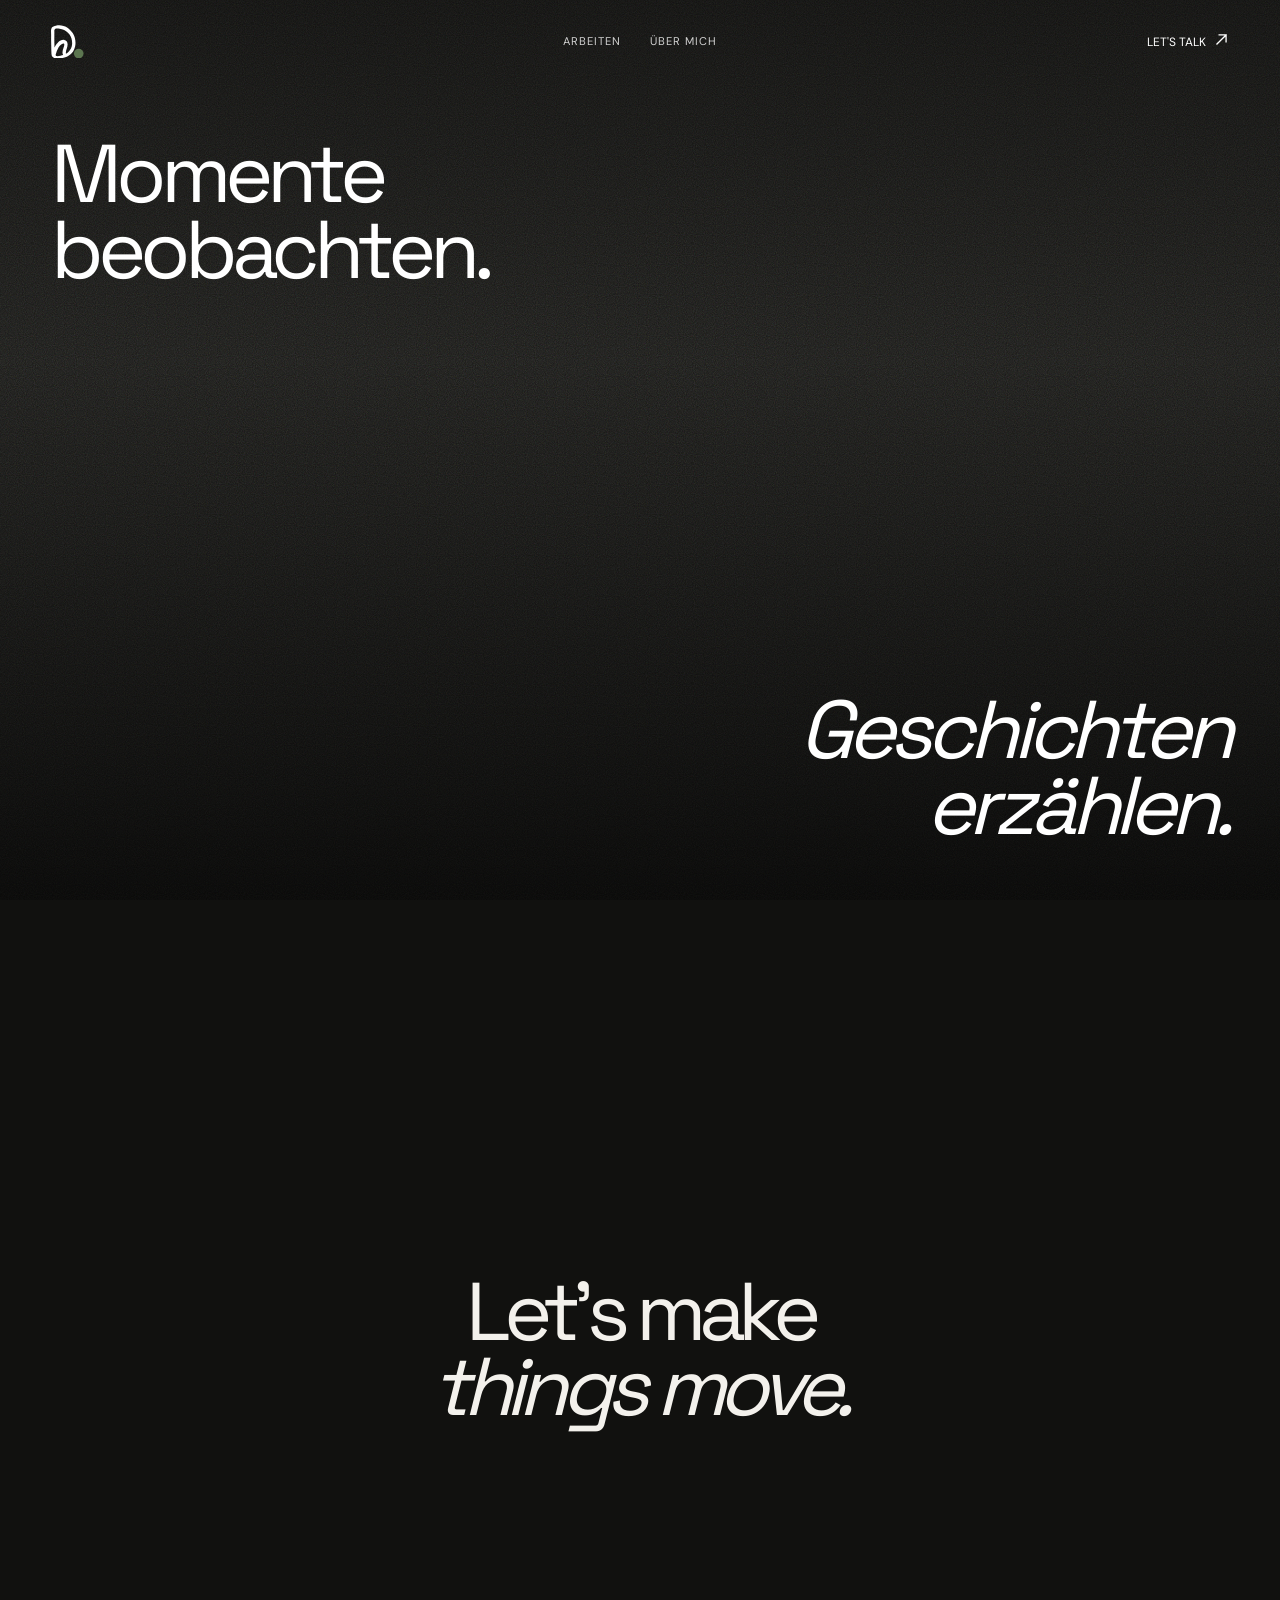
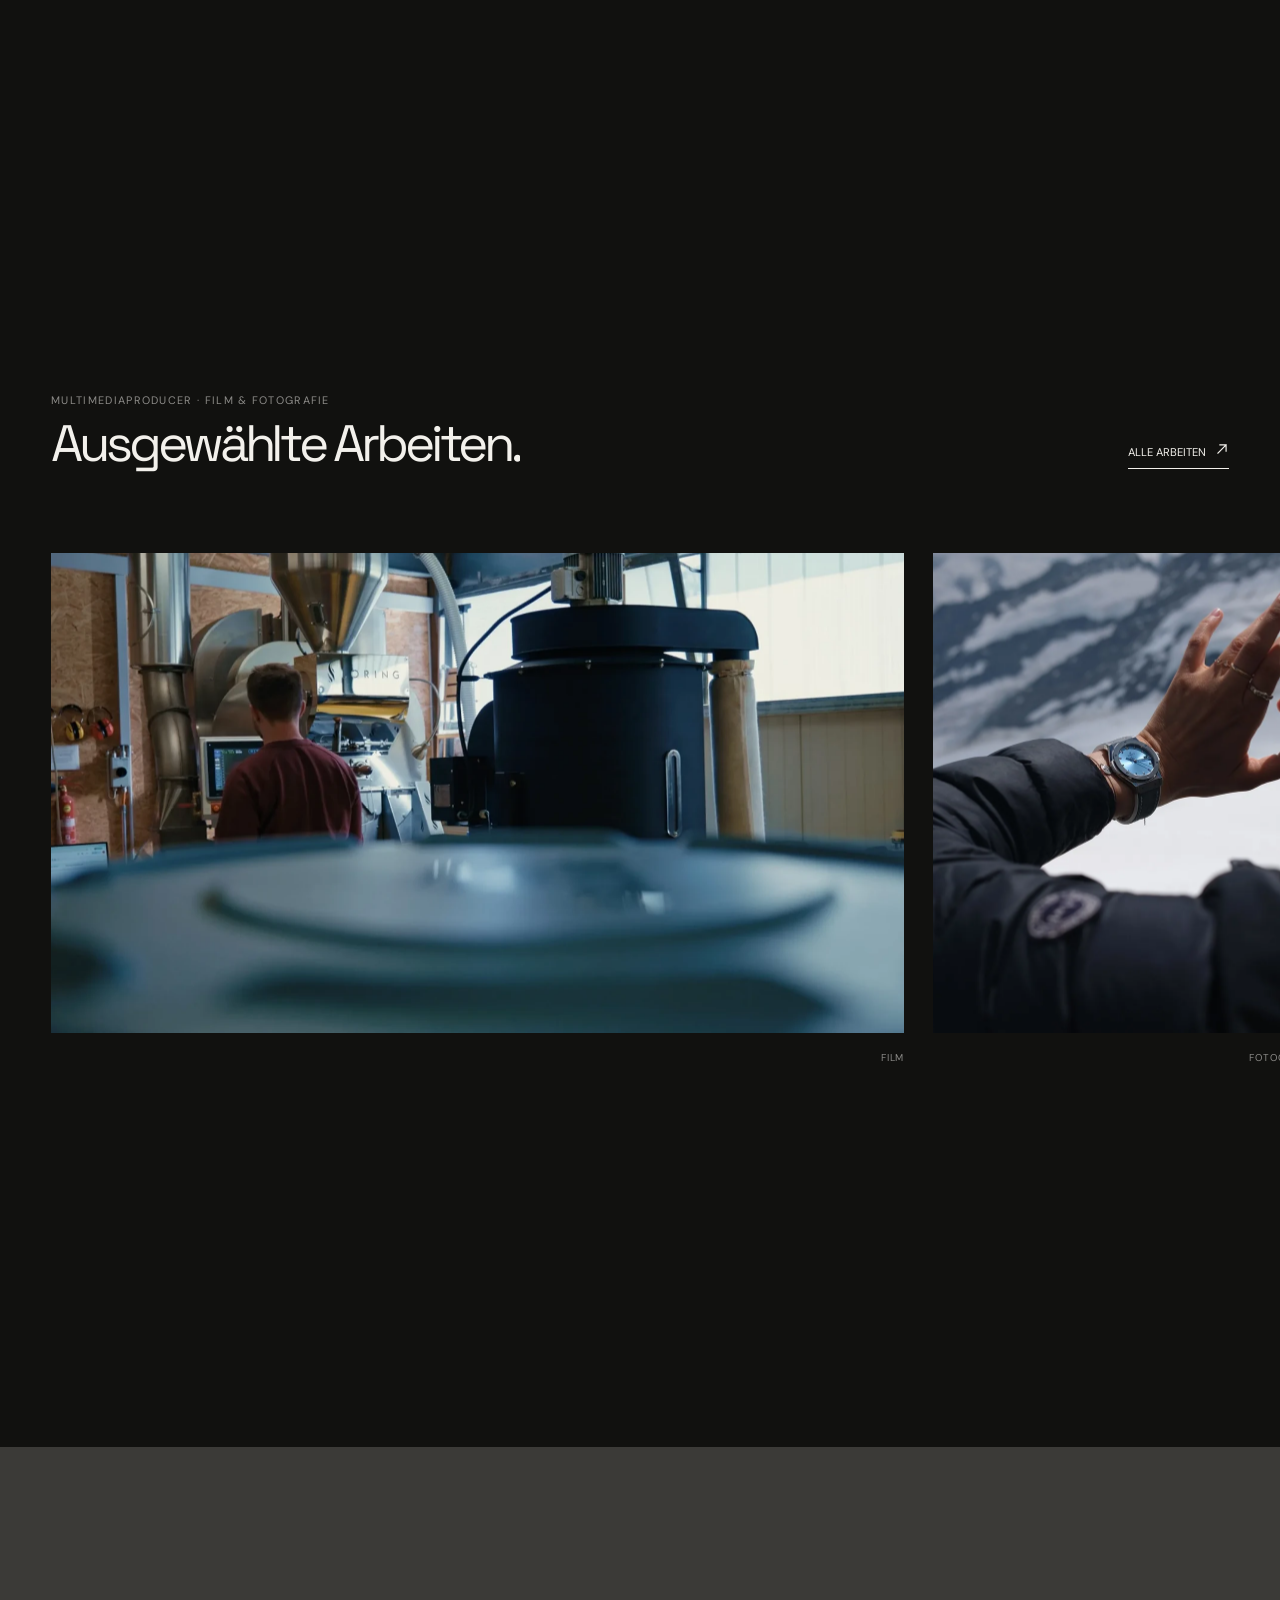
<file: index.html>
<!DOCTYPE html>
<html lang="de">
<head>
  <meta charset="UTF-8">
  <meta name="viewport" content="width=device-width, initial-scale=1.0">
  <meta name="description" content="Denja Amstutz ist Multimediaproducer. Portfolio mit Film, Fotografie und visuellem Erzählen.">
  <title>Denja Amstutz – Multimediaproducer | Film &amp; Fotografie</title>
  <link rel="preconnect" href="https://fonts.googleapis.com">
  <link rel="preconnect" href="https://fonts.gstatic.com" crossorigin>
  <link href="https://fonts.googleapis.com/css2?family=DM+Sans:wght@400;500;700&family=Space+Grotesk:ital,wght@0,400;0,500;0,600;1,400&display=swap" rel="stylesheet">
  <link rel="icon" href="assets/images/favicon.svg" type="image/svg+xml">
  <link rel="stylesheet" href="css/style.css">
  <script src="js/main.js" defer></script>
</head>
<body class="home-page" id="top">
  <!-- Site header: Logo, Hauptnav, Kontakt -->
  <header class="site-header site-header--overlay">
    <a class="wordmark" href="./" aria-label="Startseite"><svg class="wordmark__logo" viewBox="0 0 869.09 889.33" fill="none" aria-hidden="true" width="32" height="33"><path fill="currentColor" fill-rule="evenodd" d="M106.39,885.95c-60.93-21.79-87.94-51.83-93.45-115.5-5.7-61.97-3.38-124.25-5.73-185.65-2.22-58.83-1.58-123.36-3.9-181.35-1.78-50.77.99-100.91,0-152.47.25-67.28-18.04-154.12,35.63-199.95C89.04,12.24,160.2.9,222.88.5c147.4,1.63,283.98,92.95,360.9,215.67,80.02,132.18,95.51,310.2,27.35,450.16-91.32,186.52-291.08,234.69-504.3,219.77L106.39,885.95Z M442.95,505.19c-2.18-58.5-37.06-101.72-86.85-110.17-61.57-10.45-122.4,23.99-169.51,69.21-38.15,36.59-70.47,79.83-94.31,130.06l-2.37-119.39c-2.5-106.21-.3-186.81-.52-289.52l-.2-51.04c16.01-70.29,130.35-42.87,204.3-22.14,78.74,22.04,149.06,71.78,201.17,140.78,49.78,65.95,71.15,149.26,69.47,234.69-2.39,122.58-69.2,217.6-164.1,275.37C380.83,679.23,446.8,608.67,442.95,505.19Z M329.91,614.32c-18.88,57.92-37.48,129.81-6.32,183.45-60.31,19.2-209.2,60.91-199.22-7.46,16.83-68.83,41.44-132.08,76.05-190.91,23.82-40.52,53.05-75.21,92.65-95.32,16.95-8.62,37.36-16.08,55-8.13C367.14,504.52,341,580.33,329.91,614.32Z"/><circle class="wordmark__dot" cx="740.1" cy="760.34" r="128.5"/></svg></a>
    <nav class="main-nav" aria-label="Hauptnavigation">
      <a class="nav-link" href="arbeiten/">Arbeiten</a>
      <a class="nav-link" href="ueber-mich/">Über mich</a>
    </nav>
    <a class="header-contact" href="kontakt/"><span class="header-contact__label">Let's Talk <span class="icon-arrow" aria-hidden="true"></span></span><span class="header-contact__script" aria-hidden="true"></span></a>
    <button class="menu-toggle" type="button" data-menu-toggle aria-expanded="false" aria-controls="mobile-menu" aria-label="Menü"><span class="menu-toggle__bars" aria-hidden="true"><i></i><i></i><i></i></span></button>
  </header>

  <div class="mobile-menu" id="mobile-menu" data-mobile-menu aria-hidden="true">
    <nav class="mobile-menu__nav" aria-label="Mobile Navigation">
      <a class="mobile-menu__link" href="arbeiten/">Arbeiten</a>
      <a class="mobile-menu__link" href="ueber-mich/">Über mich</a>
      <a class="mobile-menu__link" href="kontakt/">Let's Talk</a>
    </nav>
    <div class="mobile-menu__bar">
      <a class="text-link" href="mailto:hello@denjaamstutz.ch">hello@denjaamstutz.ch</a>
      <a class="text-link" href="https://www.instagram.com/framesbydenja/" target="_blank" rel="noreferrer">Instagram</a>
    </div>
  </div>

  <main>
    <!-- Hero mit Video-Loop -->
    <section class="hero" aria-labelledby="hero-title">
      <div class="hero__stage">
        <video class="hero__video is-active" autoplay muted playsinline preload="auto" data-hero-clip>
          <source src="assets/videos/hero-2.mp4" type="video/mp4">
        </video>
        <video class="hero__video" muted playsinline preload="auto" data-hero-clip aria-hidden="true">
          <source src="assets/videos/hero-golf-loop.mp4" type="video/mp4">
        </video>
        <div class="hero__veil"></div>
        <div class="hero__dim" aria-hidden="true"></div>
      </div>
      <div class="hero__content">
        <h1 id="hero-title" class="split-title"><span>Momente<br>beobachten.</span><em>Geschichten<br>erzählen.</em></h1>
      </div>
    </section>

    <!-- Statement zwischen Hero und Arbeiten -->
    <section class="home-intro section-pad" aria-labelledby="intro-title">
      <p class="statement__title split-title reveal" id="intro-title"><span>Let's make</span><em>things move.</em></p>
    </section>

    <!-- Ausgewählte Arbeiten (Links zu Projekt-Platzhaltern) -->
    <section class="home-works section-pad" aria-labelledby="works-title">
      <div class="section-heading reveal">
        <div>
          <div class="section-label">Multimediaproducer · Film &amp; Fotografie</div>
          <h2 id="works-title">Ausgewählte Arbeiten.</h2>
        </div>
        <a class="text-link" href="arbeiten/">Alle Arbeiten <span class="icon-arrow" aria-hidden="true"></span></a>
      </div>
      <div class="home-works__grid">
        <a class="home-work reveal" href="arbeiten/#simons-kaffee">
          <div class="home-work__media"><video muted loop playsinline preload="metadata" src="assets/videos/simon-kaffee-preview.mp4"></video><img src="assets/images/Still_Simons_Kaffee_Cover.webp" alt="Simon an der Loring-Röstmaschine in der Rösterei Frutigen" loading="lazy"></div>
          <div class="home-work__meta"><h3>Simon's Kaffee Rösterei</h3><span>Film</span></div>
        </a>
        <a class="home-work reveal" href="arbeiten/#hublot">
          <div class="home-work__media"><img src="assets/images/Special_Edition_Hublot_4.webp" alt="Hublot Special Edition am Handgelenk vor den Bergen" loading="lazy"></div>
          <div class="home-work__meta"><h3>Kirchhofer x Hublot Special Edition</h3><span>Fotografie</span></div>
        </a>
        <a class="home-work reveal" href="arbeiten/#kanzlei">
          <div class="home-work__media"><img src="assets/images/Gruppenfoto_Kanzlei_final.webp" alt="Teambild der drei Anwältinnen und Anwälte einer Kanzlei" loading="lazy"></div>
          <div class="home-work__meta"><h3>Kanzlei-Portraits</h3><span>Fotografie</span></div>
        </a>
        <a class="home-work reveal" href="arbeiten/#berlin">
          <div class="home-work__media"><video muted loop playsinline preload="metadata" src="assets/videos/berlin-preview.mp4"></video><img src="assets/images/Still_Berlin_Cover.webp" alt="Hassan im Späti 47, Still aus dem Film Berlin im Vorbeifahren" loading="lazy"></div>
          <div class="home-work__meta"><h3>Berlin im Vorbeifahren</h3><span>Film</span></div>
        </a>
        <a class="home-work home-work--mobile reveal" href="arbeiten/#bvlgari">
          <div class="home-work__media"><video muted loop playsinline preload="metadata" src="assets/videos/bvlgari-preview.mp4"></video><img src="assets/images/Still_Bvlgari_Start-2048x1152.webp" alt="Golfplatz mit See und Pilatus, Still vom Bvlgari Event in Meggen" loading="lazy"></div>
          <div class="home-work__meta"><h3>Bvlgari Golf Turnier 2026</h3><span>Event-Recap</span></div>
        </a>
      </div>
    </section>

  </main>

  <!-- Footer: Navigation | Kontakt | Rechtliches -->
  <footer class="page-footer page-footer--reveal">
    <div class="page-footer__stage section-pad">
      <div class="page-footer__meta">
        <nav class="page-footer__col page-footer__col--nav" aria-label="Footer-Navigation">
          <p class="page-footer__label">Navigation</p>
          <a href="arbeiten/">Arbeiten</a>
          <a href="ueber-mich/">Über mich</a>
        </nav>
        <div class="page-footer__col page-footer__col--contact">
          <p class="page-footer__label">Kontakt</p>
          <a class="page-footer__mail" href="mailto:hello@denjaamstutz.ch">hello@denjaamstutz.ch <span>E-Mail</span></a>
          <a class="page-footer__cta" href="kontakt/"><span class="page-footer__cta-label">Let's <em>Talk</em> <span class="icon-arrow" aria-hidden="true"></span></span><span class="page-footer__cta-script" aria-hidden="true"></span></a>
          <a class="page-footer__ig" href="https://www.instagram.com/framesbydenja/" target="_blank" rel="noreferrer">Instagram</a>
        </div>
        <nav class="page-footer__col page-footer__col--legal" aria-label="Rechtliches">
          <p class="page-footer__label">Rechtliches</p>
          <a href="datenschutz/">Datenschutz</a>
          <a href="impressum/">Impressum</a>
        </nav>
      </div>
      <a class="page-footer__mark" href="#top" aria-label="Nach oben">Denja Amstutz<span>.</span></a>
      <div class="page-footer__bottom">
        <p class="page-footer__copy">© 2026 Denja Amstutz</p>
      </div>
    </div>
  </footer>
</body>
</html>
</file>
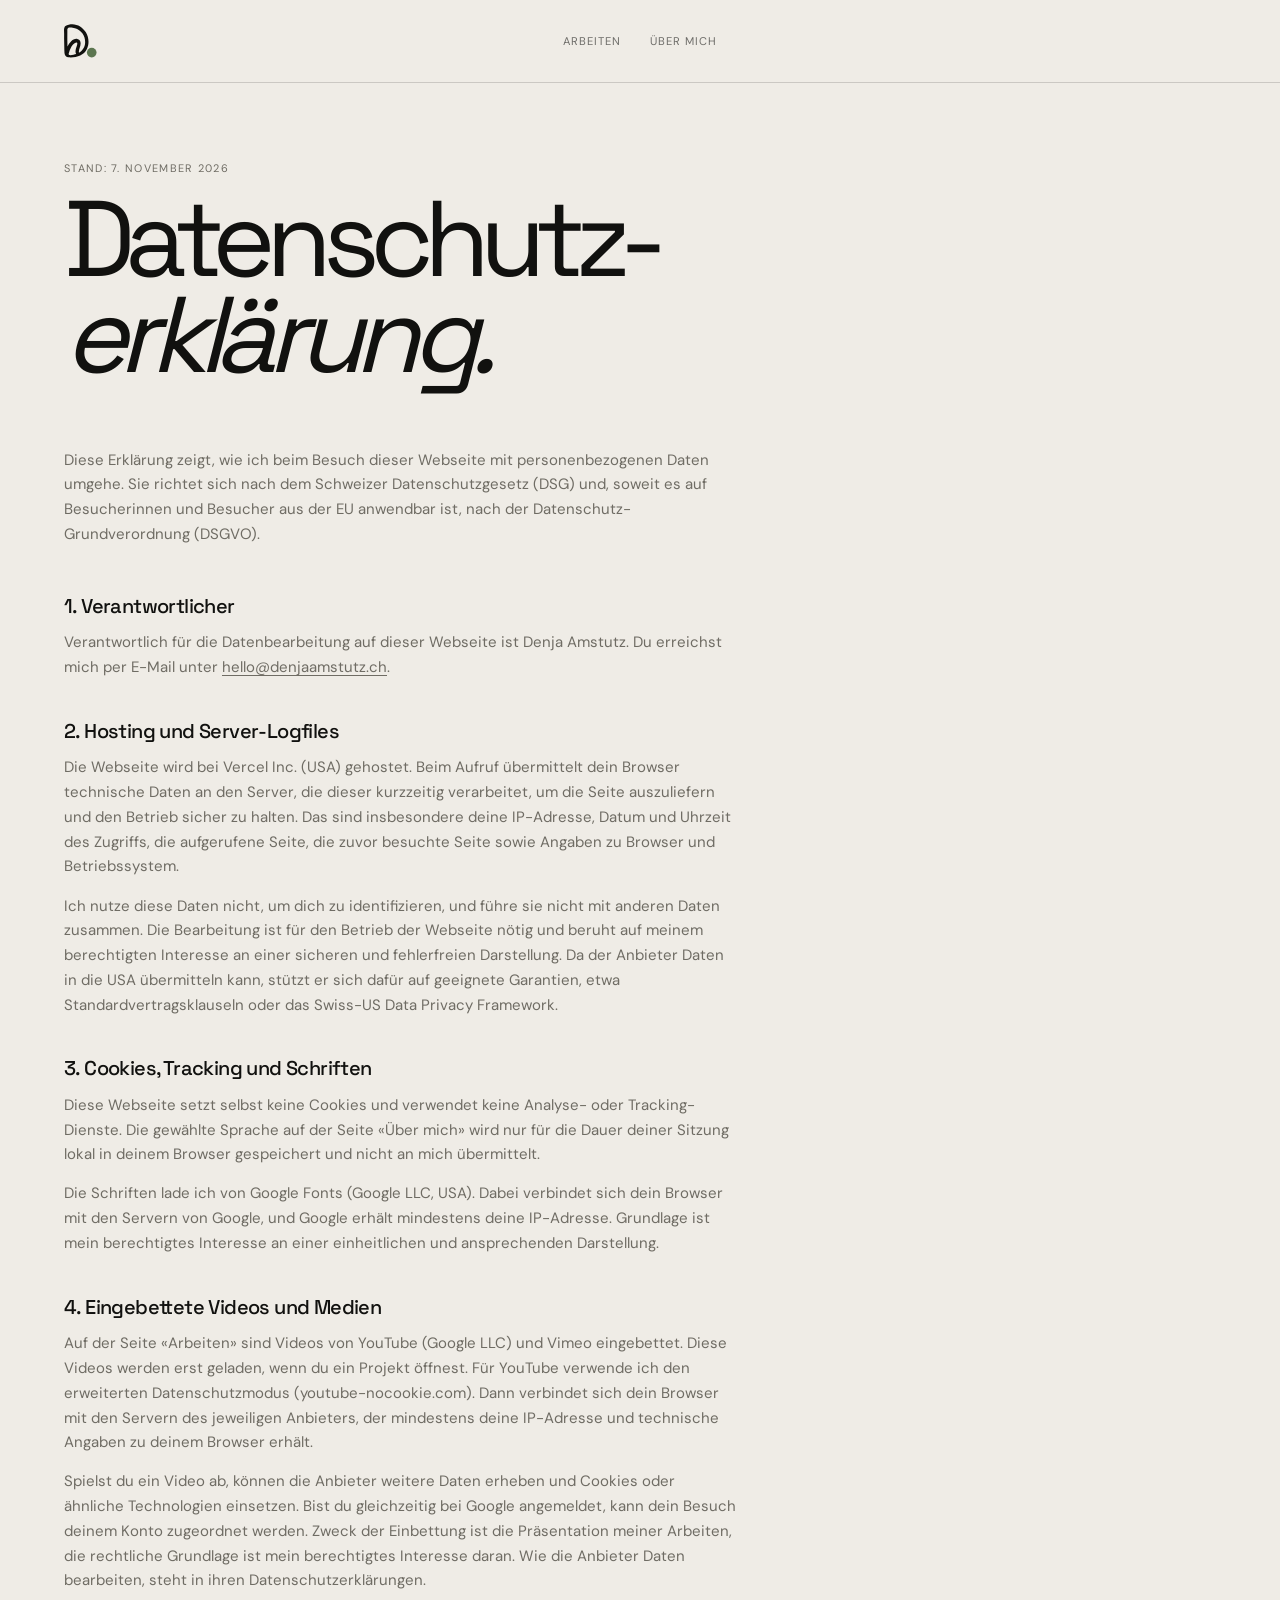
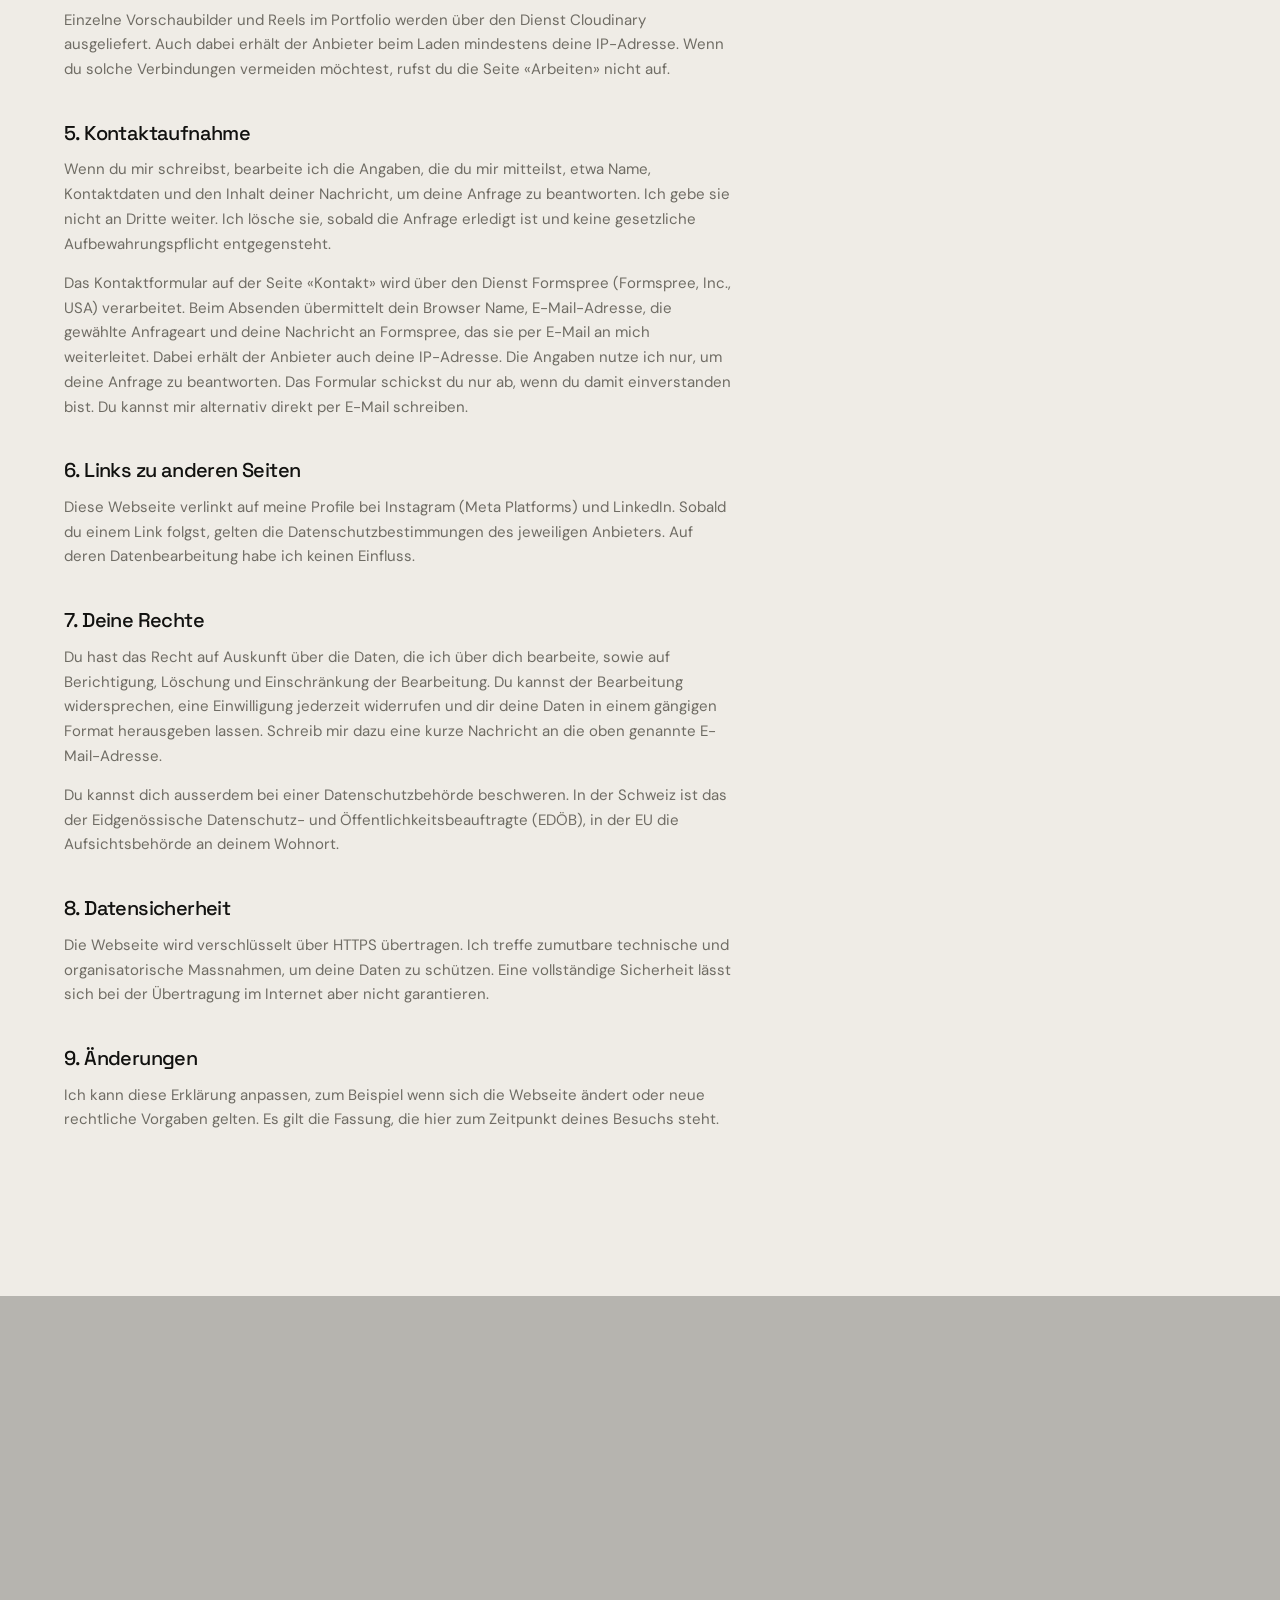
<file: datenschutz/index.html>
<!DOCTYPE html>
<html lang="de">
<head>
  <meta charset="UTF-8">
  <meta name="viewport" content="width=device-width, initial-scale=1.0">
  <meta name="description" content="Datenschutzerklärung der Website von Denja Amstutz.">
  <title>Datenschutzerklärung - Denja Amstutz</title>
  <link rel="preconnect" href="https://fonts.googleapis.com">
  <link rel="preconnect" href="https://fonts.gstatic.com" crossorigin>
  <link href="https://fonts.googleapis.com/css2?family=DM+Sans:wght@400;500;700&family=Space+Grotesk:ital,wght@0,400;0,500;0,600;1,400&display=swap" rel="stylesheet">
  <link rel="icon" href="../assets/images/favicon.svg" type="image/svg+xml">
  <link rel="stylesheet" href="../css/style.css">
  <script src="../js/main.js" defer></script>
</head>
<body class="contact-page legal-page" id="top">
  <header class="site-header">
    <a class="wordmark" href="../" aria-label="Startseite"><svg class="wordmark__logo" viewBox="0 0 869.09 889.33" fill="none" aria-hidden="true" width="32" height="33"><path fill="currentColor" fill-rule="evenodd" d="M106.39,885.95c-60.93-21.79-87.94-51.83-93.45-115.5-5.7-61.97-3.38-124.25-5.73-185.65-2.22-58.83-1.58-123.36-3.9-181.35-1.78-50.77.99-100.91,0-152.47.25-67.28-18.04-154.12,35.63-199.95C89.04,12.24,160.2.9,222.88.5c147.4,1.63,283.98,92.95,360.9,215.67,80.02,132.18,95.51,310.2,27.35,450.16-91.32,186.52-291.08,234.69-504.3,219.77L106.39,885.95Z M442.95,505.19c-2.18-58.5-37.06-101.72-86.85-110.17-61.57-10.45-122.4,23.99-169.51,69.21-38.15,36.59-70.47,79.83-94.31,130.06l-2.37-119.39c-2.5-106.21-.3-186.81-.52-289.52l-.2-51.04c16.01-70.29,130.35-42.87,204.3-22.14,78.74,22.04,149.06,71.78,201.17,140.78,49.78,65.95,71.15,149.26,69.47,234.69-2.39,122.58-69.2,217.6-164.1,275.37C380.83,679.23,446.8,608.67,442.95,505.19Z M329.91,614.32c-18.88,57.92-37.48,129.81-6.32,183.45-60.31,19.2-209.2,60.91-199.22-7.46,16.83-68.83,41.44-132.08,76.05-190.91,23.82-40.52,53.05-75.21,92.65-95.32,16.95-8.62,37.36-16.08,55-8.13C367.14,504.52,341,580.33,329.91,614.32Z"/><circle class="wordmark__dot" cx="740.1" cy="760.34" r="128.5"/></svg></a>
    <nav class="main-nav" aria-label="Hauptnavigation">
      <a class="nav-link" href="../arbeiten/">Arbeiten</a>
      <a class="nav-link" href="../ueber-mich/">Über mich</a>
    </nav>
    <span class="header-spacer" aria-hidden="true"></span>
    <button class="menu-toggle" type="button" data-menu-toggle aria-expanded="false" aria-controls="mobile-menu" aria-label="Menü"><span class="menu-toggle__bars" aria-hidden="true"><i></i><i></i><i></i></span></button>
  </header>

  <div class="mobile-menu" id="mobile-menu" data-mobile-menu aria-hidden="true">
    <nav class="mobile-menu__nav" aria-label="Mobile Navigation">
      <a class="mobile-menu__link" href="../arbeiten/">Arbeiten</a>
      <a class="mobile-menu__link" href="../ueber-mich/">Über mich</a>
    </nav>
    <div class="mobile-menu__bar">
      <a class="text-link" href="mailto:hello@denjaamstutz.ch">hello@denjaamstutz.ch</a>
      <a class="text-link" href="https://www.instagram.com/framesbydenja/" target="_blank" rel="noreferrer">Instagram</a>
    </div>
  </div>

  <main>
    <section class="legal section-pad" aria-labelledby="legal-title">
      <div class="section-label reveal">Stand: 7. November 2026</div>
      <h1 id="legal-title" class="page-title split-title reveal"><span>Datenschutz-</span><em>erklärung.</em></h1>
      <div class="legal__body">
        <p class="legal__intro reveal">Diese Erklärung zeigt, wie ich beim Besuch dieser Webseite mit personenbezogenen Daten umgehe. Sie richtet sich nach dem Schweizer Datenschutzgesetz (DSG) und, soweit es auf Besucherinnen und Besucher aus der EU anwendbar ist, nach der Datenschutz-Grundverordnung (DSGVO).</p>
        <div class="legal__block reveal">
          <h2>1. Verantwortlicher</h2>
          <p>Verantwortlich für die Datenbearbeitung auf dieser Webseite ist Denja Amstutz. Du erreichst mich per E-Mail unter <a href="mailto:hello@denjaamstutz.ch">hello@denjaamstutz.ch</a>.</p>
        </div>
        <div class="legal__block reveal">
          <h2>2. Hosting und Server-Logfiles</h2>
          <p>Die Webseite wird bei Vercel Inc. (USA) gehostet. Beim Aufruf übermittelt dein Browser technische Daten an den Server, die dieser kurzzeitig verarbeitet, um die Seite auszuliefern und den Betrieb sicher zu halten. Das sind insbesondere deine IP-Adresse, Datum und Uhrzeit des Zugriffs, die aufgerufene Seite, die zuvor besuchte Seite sowie Angaben zu Browser und Betriebssystem.</p>
          <p>Ich nutze diese Daten nicht, um dich zu identifizieren, und führe sie nicht mit anderen Daten zusammen. Die Bearbeitung ist für den Betrieb der Webseite nötig und beruht auf meinem berechtigten Interesse an einer sicheren und fehlerfreien Darstellung. Da der Anbieter Daten in die USA übermitteln kann, stützt er sich dafür auf geeignete Garantien, etwa Standardvertragsklauseln oder das Swiss-US Data Privacy Framework.</p>
        </div>
        <div class="legal__block reveal">
          <h2>3. Cookies, Tracking und Schriften</h2>
          <p>Diese Webseite setzt selbst keine Cookies und verwendet keine Analyse- oder Tracking-Dienste. Die gewählte Sprache auf der Seite «Über mich» wird nur für die Dauer deiner Sitzung lokal in deinem Browser gespeichert und nicht an mich übermittelt.</p>
          <p>Die Schriften lade ich von Google Fonts (Google LLC, USA). Dabei verbindet sich dein Browser mit den Servern von Google, und Google erhält mindestens deine IP-Adresse. Grundlage ist mein berechtigtes Interesse an einer einheitlichen und ansprechenden Darstellung.</p>
        </div>
        <div class="legal__block reveal">
          <h2>4. Eingebettete Videos und Medien</h2>
          <p>Auf der Seite «Arbeiten» sind Videos von YouTube (Google LLC) und Vimeo eingebettet. Diese Videos werden erst geladen, wenn du ein Projekt öffnest. Für YouTube verwende ich den erweiterten Datenschutzmodus (youtube-nocookie.com). Dann verbindet sich dein Browser mit den Servern des jeweiligen Anbieters, der mindestens deine IP-Adresse und technische Angaben zu deinem Browser erhält.</p>
          <p>Spielst du ein Video ab, können die Anbieter weitere Daten erheben und Cookies oder ähnliche Technologien einsetzen. Bist du gleichzeitig bei Google angemeldet, kann dein Besuch deinem Konto zugeordnet werden. Zweck der Einbettung ist die Präsentation meiner Arbeiten, die rechtliche Grundlage ist mein berechtigtes Interesse daran. Wie die Anbieter Daten bearbeiten, steht in ihren Datenschutzerklärungen.</p>
          <p>Einzelne Vorschaubilder und Reels im Portfolio werden über den Dienst Cloudinary ausgeliefert. Auch dabei erhält der Anbieter beim Laden mindestens deine IP-Adresse. Wenn du solche Verbindungen vermeiden möchtest, rufst du die Seite «Arbeiten» nicht auf.</p>
        </div>
        <div class="legal__block reveal">
          <h2>5. Kontaktaufnahme</h2>
          <p>Wenn du mir schreibst, bearbeite ich die Angaben, die du mir mitteilst, etwa Name, Kontaktdaten und den Inhalt deiner Nachricht, um deine Anfrage zu beantworten. Ich gebe sie nicht an Dritte weiter. Ich lösche sie, sobald die Anfrage erledigt ist und keine gesetzliche Aufbewahrungspflicht entgegensteht.</p>
          <p>Das Kontaktformular auf der Seite «Kontakt» wird über den Dienst Formspree (Formspree, Inc., USA) verarbeitet. Beim Absenden übermittelt dein Browser Name, E-Mail-Adresse, die gewählte Anfrageart und deine Nachricht an Formspree, das sie per E-Mail an mich weiterleitet. Dabei erhält der Anbieter auch deine IP-Adresse. Die Angaben nutze ich nur, um deine Anfrage zu beantworten. Das Formular schickst du nur ab, wenn du damit einverstanden bist. Du kannst mir alternativ direkt per E-Mail schreiben.</p>
        </div>
        <div class="legal__block reveal">
          <h2>6. Links zu anderen Seiten</h2>
          <p>Diese Webseite verlinkt auf meine Profile bei Instagram (Meta Platforms) und LinkedIn. Sobald du einem Link folgst, gelten die Datenschutzbestimmungen des jeweiligen Anbieters. Auf deren Datenbearbeitung habe ich keinen Einfluss.</p>
        </div>
        <div class="legal__block reveal">
          <h2>7. Deine Rechte</h2>
          <p>Du hast das Recht auf Auskunft über die Daten, die ich über dich bearbeite, sowie auf Berichtigung, Löschung und Einschränkung der Bearbeitung. Du kannst der Bearbeitung widersprechen, eine Einwilligung jederzeit widerrufen und dir deine Daten in einem gängigen Format herausgeben lassen. Schreib mir dazu eine kurze Nachricht an die oben genannte E-Mail-Adresse.</p>
          <p>Du kannst dich ausserdem bei einer Datenschutzbehörde beschweren. In der Schweiz ist das der Eidgenössische Datenschutz- und Öffentlichkeitsbeauftragte (EDÖB), in der EU die Aufsichtsbehörde an deinem Wohnort.</p>
        </div>
        <div class="legal__block reveal">
          <h2>8. Datensicherheit</h2>
          <p>Die Webseite wird verschlüsselt über HTTPS übertragen. Ich treffe zumutbare technische und organisatorische Massnahmen, um deine Daten zu schützen. Eine vollständige Sicherheit lässt sich bei der Übertragung im Internet aber nicht garantieren.</p>
        </div>
        <div class="legal__block reveal">
          <h2>9. Änderungen</h2>
          <p>Ich kann diese Erklärung anpassen, zum Beispiel wenn sich die Webseite ändert oder neue rechtliche Vorgaben gelten. Es gilt die Fassung, die hier zum Zeitpunkt deines Besuchs steht.</p>
        </div>
      </div>
    </section>
  </main>

  <footer class="page-footer page-footer--rise section-pad">
      <div class="page-footer__meta">
        <nav class="page-footer__col page-footer__col--nav" aria-label="Footer-Navigation">
          <p class="page-footer__label">Navigation</p>
          <a href="../arbeiten/">Arbeiten</a>
          <a href="../ueber-mich/">Über mich</a>
        </nav>
        <div class="page-footer__col page-footer__col--contact">
          <p class="page-footer__label">Kontakt</p>
          <a class="page-footer__mail" href="mailto:hello@denjaamstutz.ch">hello@denjaamstutz.ch <span>E-Mail</span></a>
          <a class="page-footer__cta" href="../kontakt/"><span class="page-footer__cta-label">Let's <em>Talk</em> <span class="icon-arrow" aria-hidden="true"></span></span><span class="page-footer__cta-script" aria-hidden="true"></span></a>
          <a class="page-footer__ig" href="https://www.instagram.com/framesbydenja/" target="_blank" rel="noreferrer">Instagram</a>
        </div>
        <nav class="page-footer__col page-footer__col--legal" aria-label="Rechtliches">
          <p class="page-footer__label">Rechtliches</p>
          <a href="../datenschutz/">Datenschutz</a>
          <a href="../impressum/">Impressum</a>
        </nav>
      </div>
      <a class="page-footer__mark" href="#top" aria-label="Nach oben">Denja Amstutz<span>.</span></a>
      <div class="page-footer__bottom">
        <p class="page-footer__copy">© 2026 Denja Amstutz</p>
      </div>
  </footer>
</body>
</html>
</file>
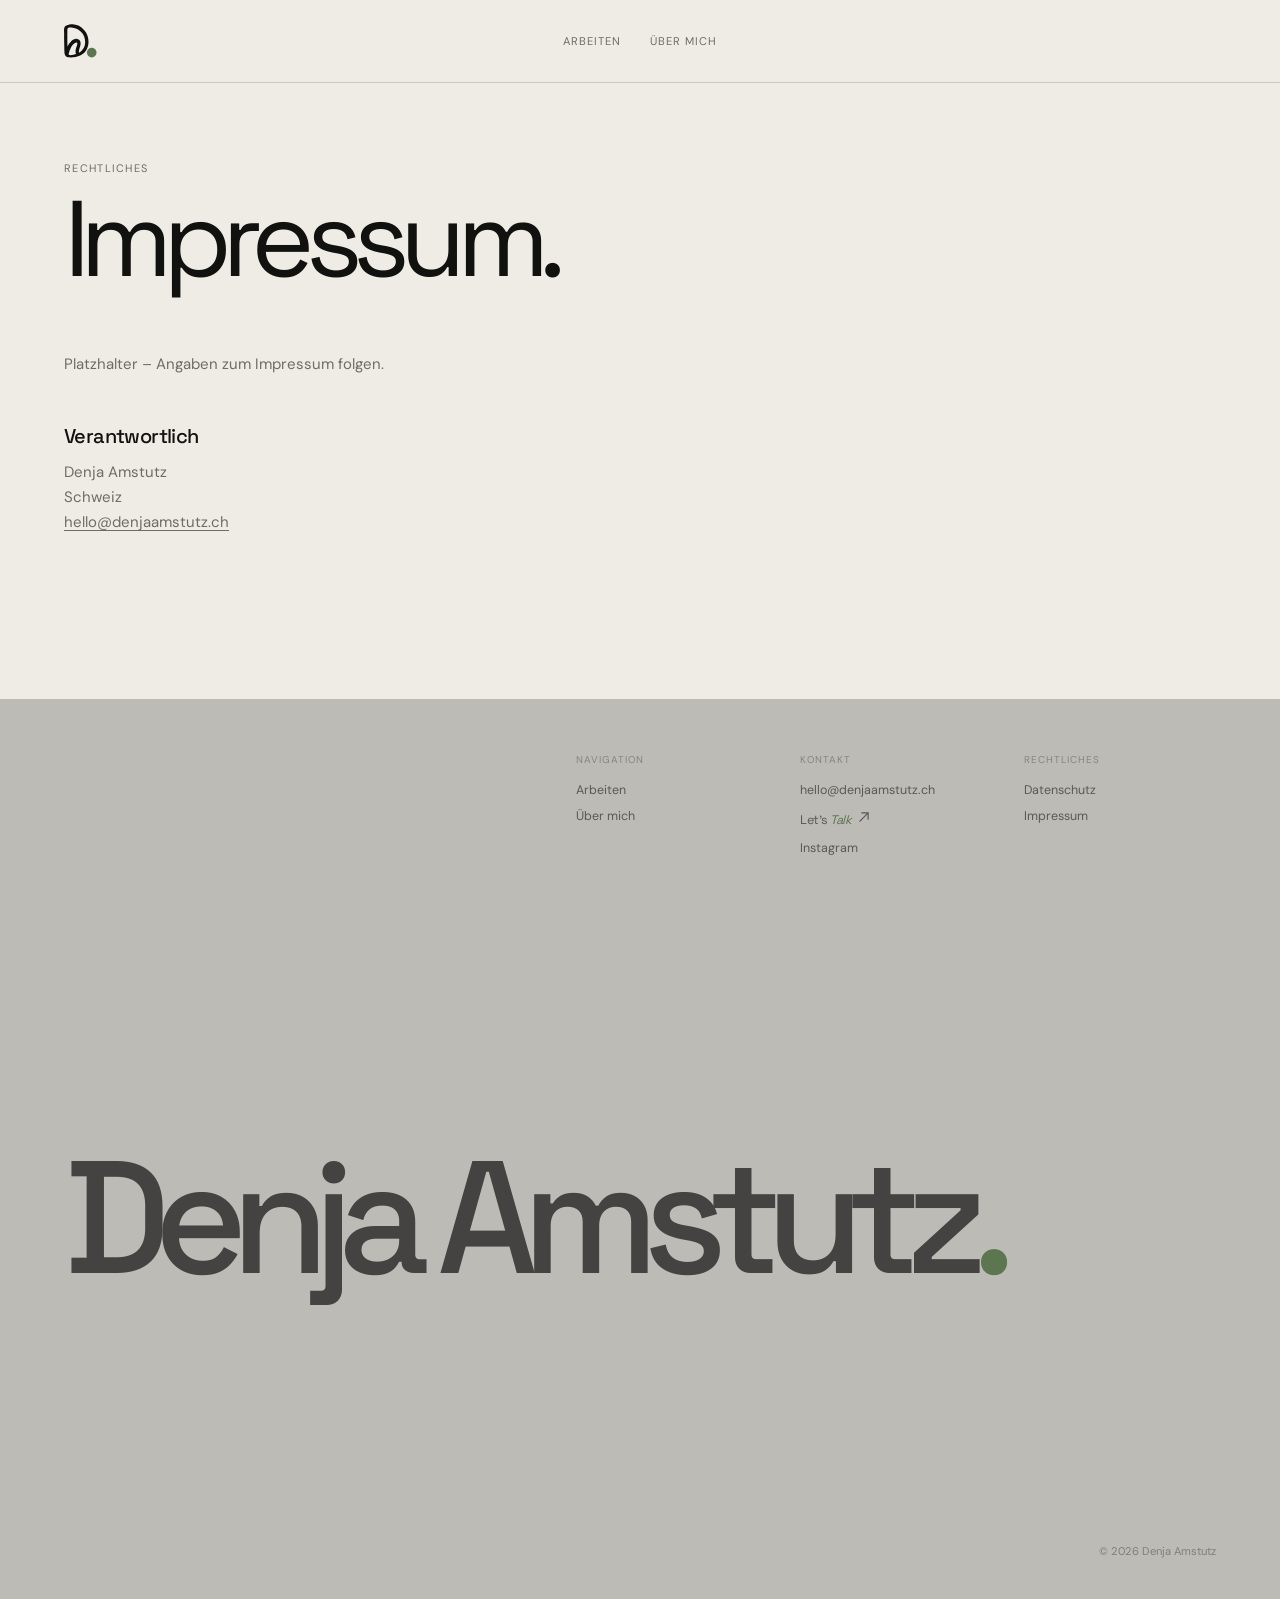
<file: impressum/index.html>
<!DOCTYPE html>
<html lang="de">
<head>
  <meta charset="UTF-8">
  <meta name="viewport" content="width=device-width, initial-scale=1.0">
  <meta name="description" content="Impressum der Website von Denja Amstutz.">
  <title>Impressum – Denja Amstutz</title>
  <link rel="preconnect" href="https://fonts.googleapis.com">
  <link rel="preconnect" href="https://fonts.gstatic.com" crossorigin>
  <link href="https://fonts.googleapis.com/css2?family=DM+Sans:wght@400;500;700&family=Space+Grotesk:ital,wght@0,400;0,500;0,600;1,400&display=swap" rel="stylesheet">
  <link rel="icon" href="../assets/images/favicon.svg" type="image/svg+xml">
  <link rel="stylesheet" href="../css/style.css">
  <script src="../js/main.js" defer></script>
</head>
<body class="contact-page legal-page" id="top">
  <header class="site-header">
    <a class="wordmark" href="../" aria-label="Startseite"><svg class="wordmark__logo" viewBox="0 0 869.09 889.33" fill="none" aria-hidden="true" width="32" height="33"><path fill="currentColor" fill-rule="evenodd" d="M106.39,885.95c-60.93-21.79-87.94-51.83-93.45-115.5-5.7-61.97-3.38-124.25-5.73-185.65-2.22-58.83-1.58-123.36-3.9-181.35-1.78-50.77.99-100.91,0-152.47.25-67.28-18.04-154.12,35.63-199.95C89.04,12.24,160.2.9,222.88.5c147.4,1.63,283.98,92.95,360.9,215.67,80.02,132.18,95.51,310.2,27.35,450.16-91.32,186.52-291.08,234.69-504.3,219.77L106.39,885.95Z M442.95,505.19c-2.18-58.5-37.06-101.72-86.85-110.17-61.57-10.45-122.4,23.99-169.51,69.21-38.15,36.59-70.47,79.83-94.31,130.06l-2.37-119.39c-2.5-106.21-.3-186.81-.52-289.52l-.2-51.04c16.01-70.29,130.35-42.87,204.3-22.14,78.74,22.04,149.06,71.78,201.17,140.78,49.78,65.95,71.15,149.26,69.47,234.69-2.39,122.58-69.2,217.6-164.1,275.37C380.83,679.23,446.8,608.67,442.95,505.19Z M329.91,614.32c-18.88,57.92-37.48,129.81-6.32,183.45-60.31,19.2-209.2,60.91-199.22-7.46,16.83-68.83,41.44-132.08,76.05-190.91,23.82-40.52,53.05-75.21,92.65-95.32,16.95-8.62,37.36-16.08,55-8.13C367.14,504.52,341,580.33,329.91,614.32Z"/><circle class="wordmark__dot" cx="740.1" cy="760.34" r="128.5"/></svg></a>
    <nav class="main-nav" aria-label="Hauptnavigation">
      <a class="nav-link" href="../arbeiten/">Arbeiten</a>
      <a class="nav-link" href="../ueber-mich/">Über mich</a>
    </nav>
    <span class="header-spacer" aria-hidden="true"></span>
    <button class="menu-toggle" type="button" data-menu-toggle aria-expanded="false" aria-controls="mobile-menu" aria-label="Menü"><span class="menu-toggle__bars" aria-hidden="true"><i></i><i></i><i></i></span></button>
  </header>

  <div class="mobile-menu" id="mobile-menu" data-mobile-menu aria-hidden="true">
    <nav class="mobile-menu__nav" aria-label="Mobile Navigation">
      <a class="mobile-menu__link" href="../arbeiten/">Arbeiten</a>
      <a class="mobile-menu__link" href="../ueber-mich/">Über mich</a>
      <a class="mobile-menu__link" href="../kontakt/">Let's Talk</a>
    </nav>
    <div class="mobile-menu__bar">
      <a class="text-link" href="mailto:hello@denjaamstutz.ch">hello@denjaamstutz.ch</a>
      <a class="text-link" href="https://www.instagram.com/framesbydenja/" target="_blank" rel="noreferrer">Instagram</a>
    </div>
  </div>

  <main>
    <section class="legal section-pad" aria-labelledby="legal-title">
      <div class="section-label reveal">Rechtliches</div>
      <h1 id="legal-title" class="page-title split-title reveal"><span>Impressum.</span></h1>
      <div class="legal__body">
        <p class="legal__intro reveal">Platzhalter – Angaben zum Impressum folgen.</p>
        <div class="legal__block reveal">
          <h2>Verantwortlich</h2>
          <p>Denja Amstutz<br>Schweiz<br><a href="mailto:hello@denjaamstutz.ch">hello@denjaamstutz.ch</a></p>
        </div>
      </div>
    </section>
  </main>

  <footer class="page-footer page-footer--rise section-pad">
      <div class="page-footer__meta">
        <nav class="page-footer__col page-footer__col--nav" aria-label="Footer-Navigation">
          <p class="page-footer__label">Navigation</p>
          <a href="../arbeiten/">Arbeiten</a>
          <a href="../ueber-mich/">Über mich</a>
        </nav>
        <div class="page-footer__col page-footer__col--contact">
          <p class="page-footer__label">Kontakt</p>
          <a class="page-footer__mail" href="mailto:hello@denjaamstutz.ch">hello@denjaamstutz.ch <span>E-Mail</span></a>
          <a class="page-footer__cta" href="../kontakt/"><span class="page-footer__cta-label">Let's <em>Talk</em> <span class="icon-arrow" aria-hidden="true"></span></span><span class="page-footer__cta-script" aria-hidden="true"></span></a>
          <a class="page-footer__ig" href="https://www.instagram.com/framesbydenja/" target="_blank" rel="noreferrer">Instagram</a>
        </div>
        <nav class="page-footer__col page-footer__col--legal" aria-label="Rechtliches">
          <p class="page-footer__label">Rechtliches</p>
          <a href="../datenschutz/">Datenschutz</a>
          <a href="../impressum/">Impressum</a>
        </nav>
      </div>
      <a class="page-footer__mark" href="#top" aria-label="Nach oben">Denja Amstutz<span>.</span></a>
      <div class="page-footer__bottom">
        <p class="page-footer__copy">© 2026 Denja Amstutz</p>
      </div>
  </footer>
</body>
</html>
</file>
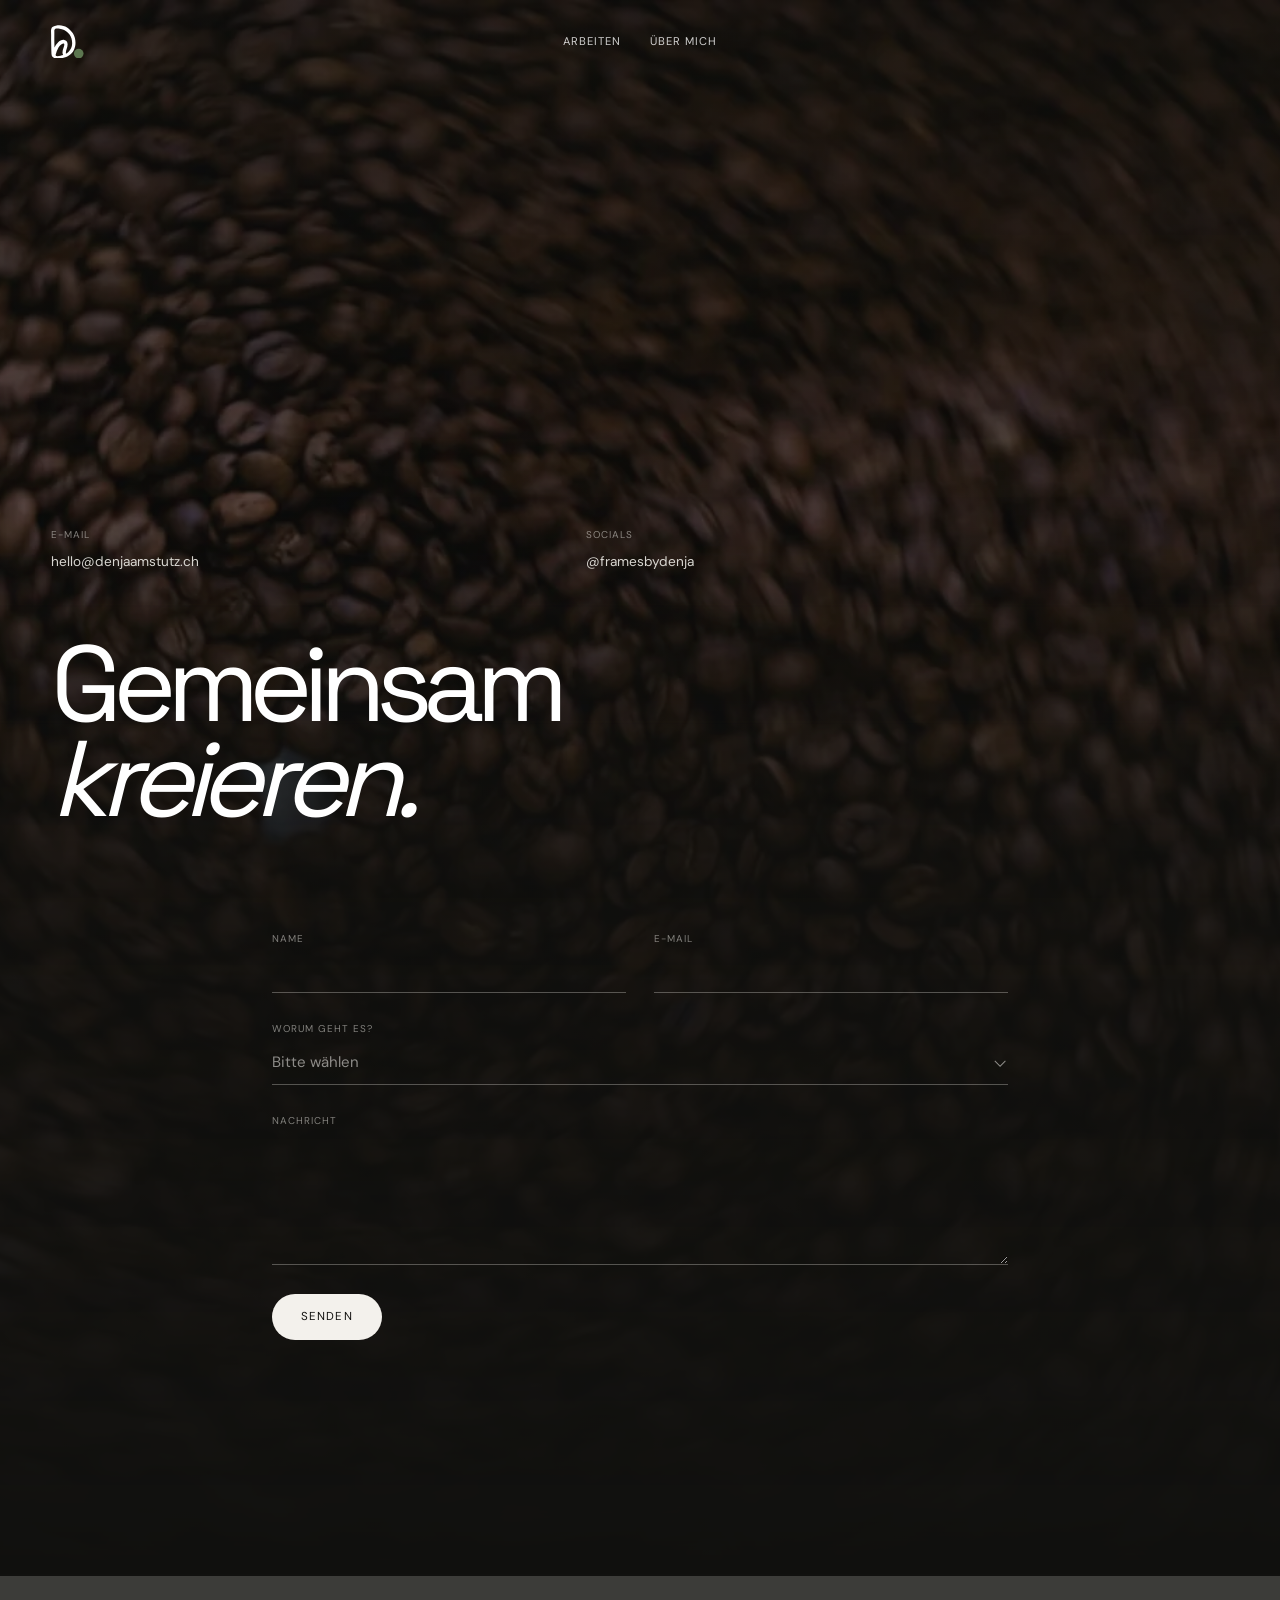
<file: kontakt/index.html>
<!DOCTYPE html>
<html lang="de">
<head>
  <meta charset="UTF-8">
  <meta name="viewport" content="width=device-width, initial-scale=1.0">
  <meta name="description" content="Kontakt zu Denja Amstutz für Multimedia Production, Film und Fotografie.">
  <title>Kontakt - Denja Amstutz</title>
  <link rel="preconnect" href="https://fonts.googleapis.com">
  <link rel="preconnect" href="https://fonts.gstatic.com" crossorigin>
  <link href="https://fonts.googleapis.com/css2?family=DM+Sans:wght@400;500;700&family=Space+Grotesk:ital,wght@0,400;0,500;0,600;1,400&display=swap" rel="stylesheet">
  <link rel="icon" href="../assets/images/favicon.svg" type="image/svg+xml">
  <link rel="stylesheet" href="../css/style.css">
  <script src="../js/main.js" defer></script>
</head>
<body class="kontakt-page" id="top">
  <header class="site-header site-header--overlay">
    <a class="wordmark" href="../" aria-label="Startseite"><svg class="wordmark__logo" viewBox="0 0 869.09 889.33" fill="none" aria-hidden="true" width="32" height="33"><path fill="currentColor" fill-rule="evenodd" d="M106.39,885.95c-60.93-21.79-87.94-51.83-93.45-115.5-5.7-61.97-3.38-124.25-5.73-185.65-2.22-58.83-1.58-123.36-3.9-181.35-1.78-50.77.99-100.91,0-152.47.25-67.28-18.04-154.12,35.63-199.95C89.04,12.24,160.2.9,222.88.5c147.4,1.63,283.98,92.95,360.9,215.67,80.02,132.18,95.51,310.2,27.35,450.16-91.32,186.52-291.08,234.69-504.3,219.77L106.39,885.95Z M442.95,505.19c-2.18-58.5-37.06-101.72-86.85-110.17-61.57-10.45-122.4,23.99-169.51,69.21-38.15,36.59-70.47,79.83-94.31,130.06l-2.37-119.39c-2.5-106.21-.3-186.81-.52-289.52l-.2-51.04c16.01-70.29,130.35-42.87,204.3-22.14,78.74,22.04,149.06,71.78,201.17,140.78,49.78,65.95,71.15,149.26,69.47,234.69-2.39,122.58-69.2,217.6-164.1,275.37C380.83,679.23,446.8,608.67,442.95,505.19Z M329.91,614.32c-18.88,57.92-37.48,129.81-6.32,183.45-60.31,19.2-209.2,60.91-199.22-7.46,16.83-68.83,41.44-132.08,76.05-190.91,23.82-40.52,53.05-75.21,92.65-95.32,16.95-8.62,37.36-16.08,55-8.13C367.14,504.52,341,580.33,329.91,614.32Z"/><circle class="wordmark__dot" cx="740.1" cy="760.34" r="128.5"/></svg></a>
    <nav class="main-nav" aria-label="Hauptnavigation">
      <a class="nav-link" href="../arbeiten/">Arbeiten</a>
      <a class="nav-link" href="../ueber-mich/">Über mich</a>
    </nav>
    <span class="header-spacer" aria-hidden="true"></span>
    <button class="menu-toggle" type="button" data-menu-toggle aria-expanded="false" aria-controls="mobile-menu" aria-label="Menü"><span class="menu-toggle__bars" aria-hidden="true"><i></i><i></i><i></i></span></button>
  </header>

  <div class="mobile-menu" id="mobile-menu" data-mobile-menu aria-hidden="true">
    <nav class="mobile-menu__nav" aria-label="Mobile Navigation">
      <a class="mobile-menu__link" href="../arbeiten/">Arbeiten</a>
      <a class="mobile-menu__link" href="../ueber-mich/">Über mich</a>
    </nav>
    <div class="mobile-menu__bar">
      <a class="text-link" href="mailto:hello@denjaamstutz.ch">hello@denjaamstutz.ch</a>
      <a class="text-link" href="https://www.instagram.com/framesbydenja/" target="_blank" rel="noreferrer">Instagram</a>
    </div>
  </div>

  <main class="contact-canvas">
    <div class="contact-canvas__media" aria-hidden="true">
      <video autoplay muted loop playsinline preload="metadata" poster="../assets/images/Still_Simons_Kaffee_Close-2048x1152.webp">
        <source src="../assets/videos/hero-2.mp4" type="video/mp4">
      </video>
    </div>

    <section class="contact-stage section-pad" aria-labelledby="contact-title">
      <div class="contact-info">
        <div class="contact-info__col">
          <p class="contact-info__label">E-Mail</p>
          <a href="mailto:hello@denjaamstutz.ch">hello@denjaamstutz.ch</a>
        </div>
        <div class="contact-info__col contact-info__col--socials">
          <p class="contact-info__label">Socials</p>
          <a href="https://www.instagram.com/framesbydenja/" target="_blank" rel="noreferrer">@framesbydenja</a>
        </div>
      </div>
      <h1 id="contact-title" class="page-title split-title reveal"><span>Gemeinsam</span><em>kreieren.</em></h1>
    </section>

    <section class="contact-form-section section-pad" id="formular">
      <form class="contact-form reveal" action="https://formspree.io/f/xkjjllyj" method="POST" data-contact-form>
        <div class="contact-form__row">
          <label class="contact-field">
            <span>Name</span>
            <input type="text" name="name" autocomplete="name" maxlength="100" required>
          </label>
          <label class="contact-field">
            <span>E-Mail</span>
            <input type="email" name="email" autocomplete="email" required>
          </label>
        </div>
        <div class="contact-field">
          <span id="projektart-label">Worum geht es?</span>
          <select name="projektart" data-custom-select aria-labelledby="projektart-label">
            <option value="">Bitte wählen</option>
            <option>Film</option>
            <option>Fotografie</option>
            <option>Event</option>
            <option>Social Media</option>
            <option>Etwas anderes</option>
          </select>
        </div>
        <label class="contact-field">
          <span>Nachricht</span>
          <textarea name="message" rows="5" maxlength="3000" required></textarea>
        </label>
        <input type="hidden" name="_subject" value="Neue Anfrage über das Portfolio">
        <input class="contact-form__trap" type="text" name="_gotcha" tabindex="-1" autocomplete="off" aria-hidden="true">
        <button class="contact-form__submit" type="submit">Senden</button>
        <p class="contact-form__status" role="status" aria-live="polite" data-contact-status></p>
      </form>
    </section>
  </main>

  <footer class="page-footer page-footer--rise section-pad">
      <div class="page-footer__meta">
        <nav class="page-footer__col page-footer__col--nav" aria-label="Footer-Navigation">
          <p class="page-footer__label">Navigation</p>
          <a href="../arbeiten/">Arbeiten</a>
          <a href="../ueber-mich/">Über mich</a>
        </nav>
        <div class="page-footer__col page-footer__col--contact">
          <p class="page-footer__label">Kontakt</p>
          <a class="page-footer__mail" href="mailto:hello@denjaamstutz.ch">hello@denjaamstutz.ch <span>E-Mail</span></a>
          <a class="page-footer__cta" href="../kontakt/"><span class="page-footer__cta-label">Let's <em>Talk</em> <span class="icon-arrow" aria-hidden="true"></span></span><span class="page-footer__cta-script" aria-hidden="true"></span></a>
          <a class="page-footer__ig" href="https://www.instagram.com/framesbydenja/" target="_blank" rel="noreferrer">Instagram</a>
        </div>
        <nav class="page-footer__col page-footer__col--legal" aria-label="Rechtliches">
          <p class="page-footer__label">Rechtliches</p>
          <a href="../datenschutz/">Datenschutz</a>
          <a href="../impressum/">Impressum</a>
        </nav>
      </div>
      <a class="page-footer__mark" href="#top" aria-label="Nach oben">Denja Amstutz<span>.</span></a>
      <div class="page-footer__bottom">
        <p class="page-footer__copy">© 2026 Denja Amstutz</p>
      </div>
  </footer>
</body>
</html>
</file>
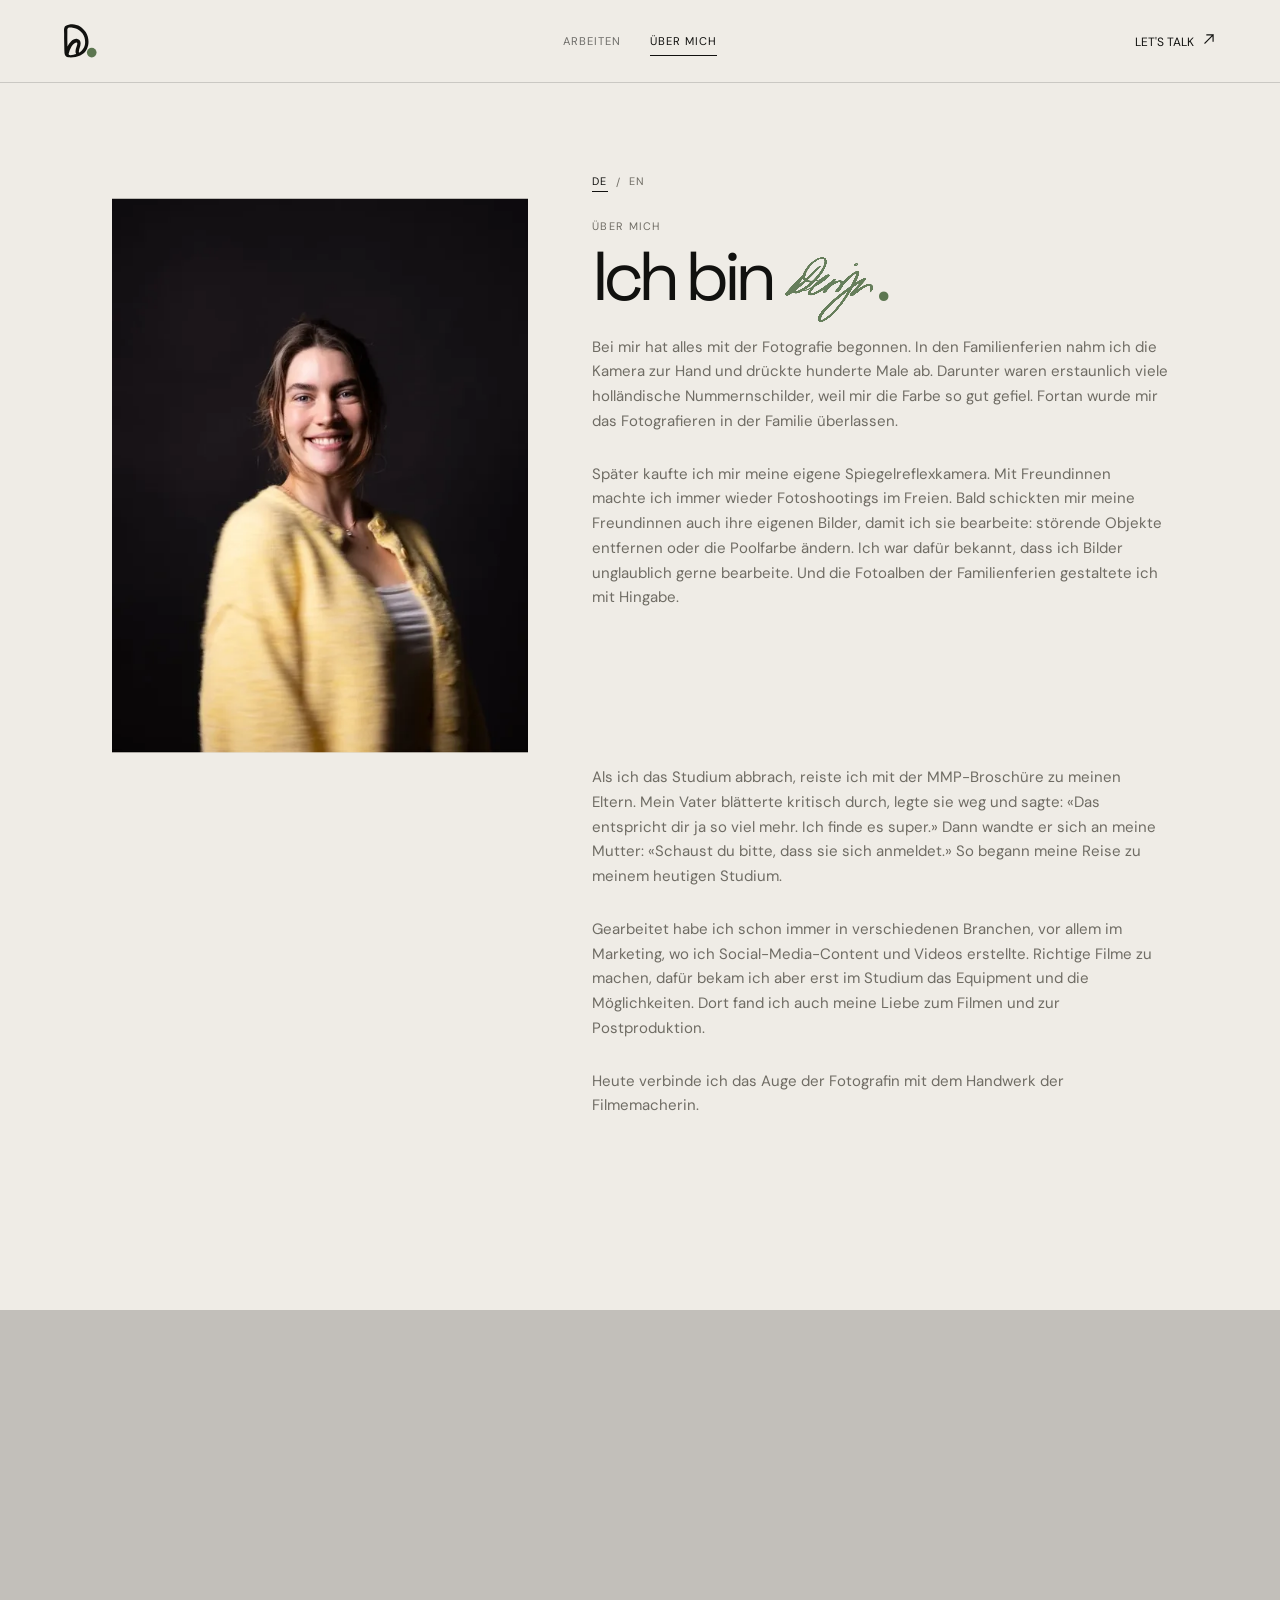
<file: ueber-mich/index.html>
<!DOCTYPE html>
<html lang="de">
<head>
  <meta charset="UTF-8">
  <meta name="viewport" content="width=device-width, initial-scale=1.0">
  <meta name="description" content="Über Denja Amstutz: Fotografie, Social-Media-Content und filmisches Storytelling.">
  <title>Über mich - Denja Amstutz</title>
  <link rel="preconnect" href="https://fonts.googleapis.com">
  <link rel="preconnect" href="https://fonts.gstatic.com" crossorigin>
  <link href="https://fonts.googleapis.com/css2?family=DM+Sans:wght@400;500;700&family=Space+Grotesk:ital,wght@0,400;0,500;0,600;1,400&display=swap" rel="stylesheet">
  <link rel="icon" href="../assets/images/favicon.svg" type="image/svg+xml">
  <link rel="stylesheet" href="../css/style.css">
  <script src="../js/main.js" defer></script>
</head>
<body class="contact-page about-page" id="top">
  <header class="site-header">
    <a class="wordmark" href="../" aria-label="Startseite"><svg class="wordmark__logo" viewBox="0 0 869.09 889.33" fill="none" aria-hidden="true" width="32" height="33"><path fill="currentColor" fill-rule="evenodd" d="M106.39,885.95c-60.93-21.79-87.94-51.83-93.45-115.5-5.7-61.97-3.38-124.25-5.73-185.65-2.22-58.83-1.58-123.36-3.9-181.35-1.78-50.77.99-100.91,0-152.47.25-67.28-18.04-154.12,35.63-199.95C89.04,12.24,160.2.9,222.88.5c147.4,1.63,283.98,92.95,360.9,215.67,80.02,132.18,95.51,310.2,27.35,450.16-91.32,186.52-291.08,234.69-504.3,219.77L106.39,885.95Z M442.95,505.19c-2.18-58.5-37.06-101.72-86.85-110.17-61.57-10.45-122.4,23.99-169.51,69.21-38.15,36.59-70.47,79.83-94.31,130.06l-2.37-119.39c-2.5-106.21-.3-186.81-.52-289.52l-.2-51.04c16.01-70.29,130.35-42.87,204.3-22.14,78.74,22.04,149.06,71.78,201.17,140.78,49.78,65.95,71.15,149.26,69.47,234.69-2.39,122.58-69.2,217.6-164.1,275.37C380.83,679.23,446.8,608.67,442.95,505.19Z M329.91,614.32c-18.88,57.92-37.48,129.81-6.32,183.45-60.31,19.2-209.2,60.91-199.22-7.46,16.83-68.83,41.44-132.08,76.05-190.91,23.82-40.52,53.05-75.21,92.65-95.32,16.95-8.62,37.36-16.08,55-8.13C367.14,504.52,341,580.33,329.91,614.32Z"/><circle class="wordmark__dot" cx="740.1" cy="760.34" r="128.5"/></svg></a>
    <nav class="main-nav" aria-label="Hauptnavigation">
      <a class="nav-link" href="../arbeiten/">Arbeiten</a>
      <a class="nav-link is-active" href="./" aria-current="page">Über mich</a>
    </nav>
    <a class="header-contact" href="../kontakt/"><span class="header-contact__label">Let's Talk <span class="icon-arrow" aria-hidden="true"></span></span><span class="header-contact__script" aria-hidden="true"></span></a>
    <button class="menu-toggle" type="button" data-menu-toggle aria-expanded="false" aria-controls="mobile-menu" aria-label="Menü"><span class="menu-toggle__bars" aria-hidden="true"><i></i><i></i><i></i></span></button>
  </header>

  <div class="mobile-menu" id="mobile-menu" data-mobile-menu aria-hidden="true">
    <nav class="mobile-menu__nav" aria-label="Mobile Navigation">
      <a class="mobile-menu__link" href="../arbeiten/">Arbeiten</a>
      <a class="mobile-menu__link" href="../ueber-mich/">Über mich</a>
      <a class="mobile-menu__link" href="../kontakt/">Let's Talk</a>
    </nav>
    <div class="mobile-menu__bar">
      <a class="text-link" href="mailto:hello@denjaamstutz.ch">hello@denjaamstutz.ch</a>
      <a class="text-link" href="https://www.instagram.com/framesbydenja/" target="_blank" rel="noreferrer">Instagram</a>
    </div>
  </div>

  <main>
    <section class="about section-pad" aria-labelledby="about-title">
      <figure class="about__portrait reveal">
        <img src="../assets/images/About_Denja_Portrait.webp" alt="Portrait von Denja Amstutz" data-de="Portrait von Denja Amstutz" data-en="Portrait of Denja Amstutz" loading="lazy">
      </figure>
      <div class="about__text">
        <div class="lang-toggle" role="group" aria-label="Sprache / Language">
          <button type="button" class="is-active" data-set-lang="de" aria-pressed="true">DE</button>
          <span aria-hidden="true">/</span>
          <button type="button" data-set-lang="en" aria-pressed="false">EN</button>
        </div>
        <div class="section-heading reveal">
          <div>
            <div class="section-label" data-de="Über mich" data-en="About me">Über mich</div>
            <h1 id="about-title" class="about__title"><span data-about-label data-de="Ich bin" data-en="I'm">Ich bin</span> <canvas class="about__script" data-about-script aria-label="Denja"></canvas><span aria-hidden="true">.</span></h1>
          </div>
        </div>
        <p class="about__copy reveal" lang="de" data-lang-copy="de">Bei mir hat alles mit der Fotografie begonnen. In den Familienferien nahm ich die Kamera zur Hand und drückte hunderte Male ab. Darunter waren erstaunlich viele holländische Nummernschilder, weil mir die Farbe so gut gefiel. Fortan wurde mir das Fotografieren in der Familie überlassen.</p>
        <p class="about__copy reveal" lang="de" data-lang-copy="de">Später kaufte ich mir meine eigene Spiegelreflexkamera. Mit Freundinnen machte ich immer wieder Fotoshootings im Freien. Bald schickten mir meine Freundinnen auch ihre eigenen Bilder, damit ich sie bearbeite: störende Objekte entfernen oder die Poolfarbe ändern. Ich war dafür bekannt, dass ich Bilder unglaublich gerne bearbeite. Und die Fotoalben der Familienferien gestaltete ich mit Hingabe.</p>
        <p class="about__copy reveal" lang="de" data-lang-copy="de">Beruflich ging es zuerst in eine andere Richtung: Nach der HF Tourismus schloss ich als Tourismusfachfrau ab und startete das BWL-Studium in Luzern. Schon nach wenigen Monaten merkte ich, dass es nicht zu mir passt. Mir fehlte die Kreativität, und ich sehnte mich danach.</p>
        <p class="about__copy reveal" lang="de" data-lang-copy="de">Als ich das Studium abbrach, reiste ich mit der MMP-Broschüre zu meinen Eltern. Mein Vater blätterte kritisch durch, legte sie weg und sagte: «Das entspricht dir ja so viel mehr. Ich finde es super.» Dann wandte er sich an meine Mutter: «Schaust du bitte, dass sie sich anmeldet.» So begann meine Reise zu meinem heutigen Studium.</p>
        <p class="about__copy reveal" lang="de" data-lang-copy="de">Gearbeitet habe ich schon immer in verschiedenen Branchen, vor allem im Marketing, wo ich Social-Media-Content und Videos erstellte. Richtige Filme zu machen, dafür bekam ich aber erst im Studium das Equipment und die Möglichkeiten. Dort fand ich auch meine Liebe zum Filmen und zur Postproduktion.</p>
        <p class="about__copy reveal" lang="de" data-lang-copy="de">Heute verbinde ich das Auge der Fotografin mit dem Handwerk der Filmemacherin.</p>
        <p class="about__copy reveal" lang="en" data-lang-copy="en" hidden>For me, it all started with photography. On family holidays I picked up the camera and took hundreds of photos. Among them were a surprising number of Dutch licence plates, because I loved the colour so much. From then on, taking the pictures was left to me.</p>
        <p class="about__copy reveal" lang="en" data-lang-copy="en" hidden>Later I bought my own DSLR. With friends I did outdoor photo shoots again and again. Soon my friends also started sending me their own pictures for editing: removing distracting objects or changing the colour of the pool. I was known for how much I loved editing photos. And I designed the family holiday photo albums with devotion.</p>
        <p class="about__copy reveal" lang="en" data-lang-copy="en" hidden>Professionally, I first went in a different direction: after my HF in tourism I qualified as a tourism professional and started a business administration degree in Lucerne. After just a few months I realised it wasn't for me. I lacked creativity, and I longed for it.</p>
        <p class="about__copy reveal" lang="en" data-lang-copy="en" hidden>When I dropped out of the degree, I travelled to my parents with the MMP brochure. My father leafed through it critically, put it down and said: “This is so much more you. I think it's great.” Then he turned to my mother: “Please make sure she signs up.” That's how my journey to my current studies began.</p>
        <p class="about__copy reveal" lang="en" data-lang-copy="en" hidden>I have always worked in different industries, mostly in marketing, where I created social media content and videos. But it was only during my studies that I got the equipment and the opportunities to make real films. That's also where I found my love of filmmaking and post-production.</p>
        <p class="about__copy reveal" lang="en" data-lang-copy="en" hidden>Today I combine the eye of a photographer with the craft of a filmmaker.</p>
      </div>
    </section>
  </main>

  <footer class="page-footer page-footer--rise section-pad">
      <div class="page-footer__meta">
        <nav class="page-footer__col page-footer__col--nav" aria-label="Footer-Navigation">
          <p class="page-footer__label">Navigation</p>
          <a href="../arbeiten/">Arbeiten</a>
          <a href="../ueber-mich/">Über mich</a>
        </nav>
        <div class="page-footer__col page-footer__col--contact">
          <p class="page-footer__label">Kontakt</p>
          <a class="page-footer__mail" href="mailto:hello@denjaamstutz.ch">hello@denjaamstutz.ch <span>E-Mail</span></a>
          <a class="page-footer__cta" href="../kontakt/"><span class="page-footer__cta-label">Let's <em>Talk</em> <span class="icon-arrow" aria-hidden="true"></span></span><span class="page-footer__cta-script" aria-hidden="true"></span></a>
          <a class="page-footer__ig" href="https://www.instagram.com/framesbydenja/" target="_blank" rel="noreferrer">Instagram</a>
        </div>
        <nav class="page-footer__col page-footer__col--legal" aria-label="Rechtliches">
          <p class="page-footer__label">Rechtliches</p>
          <a href="../datenschutz/">Datenschutz</a>
          <a href="../impressum/">Impressum</a>
        </nav>
      </div>
      <a class="page-footer__mark" href="#top" aria-label="Nach oben">Denja Amstutz<span>.</span></a>
      <div class="page-footer__bottom">
        <p class="page-footer__copy">© 2026 Denja Amstutz</p>
      </div>
  </footer>
  <script>
    (function () {
      var buttons = document.querySelectorAll('[data-set-lang]');
      function setLang(lang) {
        document.querySelectorAll('[data-de]').forEach(function (el) {
          var text = el.getAttribute('data-' + lang);
          if (el.tagName === 'IMG') el.alt = text; else el.textContent = text;
        });
        document.querySelectorAll('[data-lang-copy]').forEach(function (el) {
          el.hidden = el.getAttribute('data-lang-copy') !== lang;
        });
        buttons.forEach(function (b) {
          var on = b.getAttribute('data-set-lang') === lang;
          b.classList.toggle('is-active', on);
          b.setAttribute('aria-pressed', on ? 'true' : 'false');
        });
        document.title = lang === 'en' ? 'About me - Denja Amstutz' : 'Über mich - Denja Amstutz';
        try { sessionStorage.setItem('about-lang', lang); } catch (e) {}
      }
      buttons.forEach(function (b) { b.addEventListener('click', function () { setLang(b.getAttribute('data-set-lang')); }); });
      var saved = null;
      try { saved = sessionStorage.getItem('about-lang'); } catch (e) {}
      if (saved === 'en') setLang('en');
    })();
  </script>
</body>
</html>
</file>
<file: css/style.css>
/*
  Portfolio – Denja Amstutz
  -------------------------
  Aufbau (Desktop zuerst; Mobile-Overrides weiter unten):
  1. Tokens & Basis
  2. Header / Wordmark / Navigation
  3. Hero, Intro, Ausgewählte Arbeiten
  4. Arbeiten-Übersicht, Lightbox
  5. Kontakt, Legal, Über mich
  6. Footer (BEM: page-footer)
  7. Motion, Cursor, Utilities
  8. Mobile (@media max-width: 700px)
*/

/* 1 · Design-Tokens & Basis */
:root {
  --ink: #11110f;
  --paper: #f3f1ec;
  --page-pad: clamp(1rem, 4vw, 3.5rem);
  --muted: #77756e;
  --line: rgba(17, 17, 15, .16);
  --accent: #5c7650;
  --white: #fff;
  --block-gap: clamp(7rem, 15vw, 13rem);
  --sans: 'DM Sans', Helvetica, Arial, sans-serif;
  --display: 'Space Grotesk', Helvetica, Arial, sans-serif;
  --ease: cubic-bezier(.22, 1, .36, 1);
}

* { box-sizing: border-box; }
html { scroll-behavior: smooth; }
html,
body { overflow-x: clip; }
body { margin: 0; background: var(--paper); color: var(--ink); font-family: var(--sans); font-size: 15px; line-height: 1.5; }
body.is-lightbox-open,
body.is-reel-feed-open,
body.is-menu-open,
body.is-scroll-locked { overflow: hidden; }
body.is-scroll-locked {
  left: 0;
  position: fixed;
  right: 0;
  width: 100%;
}
img,
video { display: block; max-width: 100%; }
a { color: inherit; text-decoration: none; }
button { color: inherit; font: inherit; }
.sr-only { position: absolute; width: 1px; height: 1px; padding: 0; margin: -1px; overflow: hidden; clip: rect(0, 0, 0, 0); white-space: nowrap; border: 0; }

.section-pad { padding-left: var(--page-pad); padding-right: var(--page-pad); }

/* 2 · Header (Logo · Nav · Kontakt) */
.site-header { align-items: center; display: grid; grid-template-columns: 1fr auto 1fr; height: 5.2rem; padding: 0 var(--page-pad); position: relative; z-index: 5; }
.site-header--overlay { color: var(--white); position: absolute; top: 0; width: 100%; }
.wordmark {
  align-items: center;
  color: var(--ink);
  display: inline-flex;
  height: 2.1rem;
  justify-self: start;
  position: relative;
  width: 2.05rem;
}
.wordmark__logo {
  display: block;
  height: 100%;
  width: auto;
}
.wordmark__dot { fill: var(--accent); }
.site-header--overlay .wordmark { color: var(--white); }
body.is-menu-open .site-header--overlay .wordmark { color: var(--ink); }
.main-nav { display: flex; gap: 1.8rem; justify-self: center; }
.nav-link { color: rgba(17, 17, 15, .7); font-size: .7rem; letter-spacing: .09em; position: relative; text-transform: uppercase; }
.site-header--overlay .nav-link,
.site-header--overlay .header-contact { color: rgba(255,255,255,.8); }
.nav-link::after { background: currentColor; bottom: -.42rem; content: ''; height: 1px; left: 0; position: absolute; transform: scaleX(0); transform-origin: right; transition: transform .4s var(--ease); width: 100%; }
.nav-link:hover::after,
.nav-link.is-active::after { transform: scaleX(1); transform-origin: left; }
.nav-link.is-active,
.header-contact { color: var(--ink); }
.site-header--overlay .nav-link.is-active,
.site-header--overlay .header-contact { color: var(--white); }
.header-contact {
  align-items: center;
  display: inline-flex;
  justify-content: end;
  justify-self: end;
  min-height: 1.35rem;
  min-width: 7.5rem;
  position: relative;
  transition: color .3s var(--ease);
}
.header-spacer { display: block; justify-self: end; min-width: 7.5rem; }
.header-contact__label {
  font-size: .75rem;
  text-transform: uppercase;
  transition: opacity .35s var(--ease), transform .35s var(--ease);
}
.header-contact__label .icon-arrow {
  display: inline-block;
  transition: transform .3s var(--ease);
}
.header-contact__script,
.page-footer__cta-script {
  aspect-ratio: 1331.3 / 426.23;
  background: currentColor;
  mask: url("../assets/images/Lets_Talk_Handschrif.svg") center / contain no-repeat;
  -webkit-mask: url("../assets/images/Lets_Talk_Handschrif.svg") center / contain no-repeat;
  opacity: 0;
  pointer-events: none;
  position: absolute;
  transition: opacity .35s var(--ease);
  width: auto;
}
.header-contact__script {
  height: 1.35rem;
  right: 0;
  top: 50%;
  transform: translateY(-42%);
}
@media (hover: hover) and (pointer: fine) {
  .header-contact:hover .header-contact__label { opacity: 0; }
  .header-contact:hover .header-contact__label .icon-arrow { transform: translate(3px, -3px); }
  .header-contact:hover .header-contact__script { opacity: 1; }
  .header-contact:hover { color: var(--accent); }
  .site-header--overlay .header-contact:hover { color: var(--accent); }
}
.text-link span { display: inline-block; transition: transform .3s var(--ease); }
.text-link:hover span { transform: translate(3px, -3px); }
.icon-arrow {
  --icon-arrow: url("data:image/svg+xml,%3Csvg xmlns='http://www.w3.org/2000/svg' viewBox='0 0 12 12' fill='none'%3E%3Cpath d='M2.5 9.5L9.5 2.5M4.2 2.5H9.5V7.8' stroke='%23000' stroke-width='1' stroke-linecap='square' stroke-linejoin='miter'/%3E%3C/svg%3E");
  background: currentColor;
  display: inline-block;
  flex: 0 0 auto;
  height: .9rem;
  margin-left: .32rem;
  mask: var(--icon-arrow) center / contain no-repeat;
  -webkit-mask: var(--icon-arrow) center / contain no-repeat;
  vertical-align: -.05rem;
  width: .9rem;
}

.hero { --hero-progress: 0; background: #1b1b18; color: var(--white); height: 100svh; min-height: 42rem; overflow: hidden; position: relative; }
.hero__stage { clip-path: inset(48% 0 48% 0); inset: 0; overflow: hidden; position: absolute; transition: clip-path 1.35s var(--ease); }
.hero.is-open .hero__stage { clip-path: inset(0); }
.hero__video { height: 100%; left: 0; object-fit: cover; opacity: 0; transition: opacity 1s var(--ease); position: absolute; top: 0; transform: scale(calc(1 + var(--hero-progress) * .12)); width: 100%; will-change: transform; }
.hero__video.is-active { opacity: .78; }
.hero__veil { background: linear-gradient(180deg, rgba(0,0,0,.42), rgba(0,0,0,.12) 40%, rgba(0,0,0,.7)); inset: 0; position: absolute; }
.hero__dim { background: var(--ink); inset: 0; opacity: min(1, calc(var(--hero-progress) * 1.7)); pointer-events: none; position: absolute; }
.hero__content { opacity: max(0, calc(1 - var(--hero-progress) * 1.9)); transform: translateY(calc(var(--hero-progress) * -2.5rem)); bottom: 0; left: 0; max-width: min(72rem, 100%); padding: 0 var(--page-pad) clamp(2.4rem, 5.5vw, 3.4rem); position: absolute; text-align: left; z-index: 2; }
.eyebrow,
.section-label { font-size: .68rem; letter-spacing: .12em; text-transform: uppercase; }
.eyebrow { color: var(--accent); margin-bottom: 1.15rem; }
h1,
h2,
h3,
p { margin-top: 0; }
.hero h1 { font-family: var(--display); font-size: clamp(3rem, 6.4vw, 6.4rem); font-weight: 400; letter-spacing: -.075em; line-height: .93; margin-bottom: 0; }
em { font-style: italic; }
.hero h1 em { color: #fff; text-align: right; }
.page-title em { color: inherit; }

.home-page { --footer-reveal: 100svh; }
.home-page main {
  background: var(--paper);
  box-shadow: 0 28px 64px rgba(0, 0, 0, .28);
  position: relative;
  z-index: 2;
}
.arbeiten-page main {
  background: var(--paper);
  padding-bottom: clamp(3.5rem, 8vw, 6rem);
  position: relative;
  z-index: 2;
}
.arbeiten-page main::after {
  box-shadow: 0 36px 56px rgba(0, 0, 0, .3);
  content: '';
  height: 0;
  left: 0;
  pointer-events: none;
  position: absolute;
  right: 0;
  bottom: 0;
}
.arbeiten-page {--footer-reveal: 100svh; --paper: #efece6; background: var(--paper); --page-pad: clamp(1.25rem, 5vw, 4.5rem); --muted: #6f6c64; --line: rgba(17, 17, 15, .16);}
.about {
  align-items: start;
  display: grid;
  gap: clamp(2rem, 5vw, 4.5rem);
  grid-template-columns: minmax(16rem, 26rem) minmax(0, 1fr);
  margin-inline: auto;
  max-width: 74rem;
  padding-bottom: var(--block-gap);
  padding-top: clamp(3.5rem, 7vw, 6rem);
}
.about .section-heading { margin-bottom: 0; }
.section-label { color: var(--muted); }
.about__text { max-width: 38rem; }
.about__copy { color: var(--muted); line-height: 1.65; margin: 1.75rem 0 0; }
.about__portrait { aspect-ratio: 3 / 4; background: #d8d4cc; margin: 0; overflow: hidden; position: sticky; top: 2rem; }
.about__portrait img { height: 100%; object-fit: cover; object-position: 48% 50%; width: 100%; }
.about .text-link { margin-top: 1.15rem; }
/* 3 · Startseite: Intro-Statement & Ausgewählte Arbeiten */
.home-intro { align-items: center; background: var(--ink); color: var(--paper); display: flex; justify-content: center; min-height: 100vh; min-height: 100svh; }
.home-intro .statement__title { color: var(--paper); }
.statement__title { font-family: var(--display); font-size: clamp(2.6rem, 6.4vw, 6.2rem); font-weight: 400; letter-spacing: -.09em; line-height: .9; margin: 0; text-align: center; }
.statement__title em { color: inherit; font-style: italic; }
.text-link { border-bottom: 1px solid var(--ink); display: inline-block; font-size: .7rem; margin-top: 1rem; padding-bottom: .5rem; text-transform: uppercase; }

.home-works .section-heading { margin-bottom: clamp(2.75rem, 4.5vw, 4rem); }
.home-works .section-heading .text-link { margin-top: 0; }
.home-works__grid { display: grid; gap: clamp(2rem, 4vw, 3.5rem) clamp(1.25rem, 2.2vw, 2rem); grid-template-columns: repeat(3, minmax(0, 1fr)); }
.home-work { color: inherit; display: block; }
.home-work--mobile { display: none; }
.home-work__media {
  aspect-ratio: 16 / 9;
  background: #d8d4cc;
  isolation: isolate;
  overflow: hidden;
  position: relative;
  transform: translateZ(0);
}
.home-work__media video { height: 100%; inset: 0; object-fit: cover; position: absolute; width: 100%; }
.home-work__media video[src*="berlin-preview"] { transform: scale(1.12); }
.home-work__media img { height: 100%; object-fit: cover; position: relative; transition: filter 1.35s var(--ease), opacity .45s var(--ease), transform 1.35s var(--ease); width: 100%; z-index: 1; }
.home-work:hover .home-work__media img { filter: brightness(.84) saturate(1.04); transform: scale(1.035); }
@media (hover: hover) and (pointer: fine) {
  .home-work:has(video):hover .home-work__media img { filter: none; opacity: 0; transform: none; }}
.home-work__meta { align-items: end; display: flex; justify-content: space-between; gap: 1rem; padding-top: 1.1rem; }
.home-work__meta h3 { font-family: var(--display); font-size: clamp(1rem, 1.5vw, 1.2rem); font-weight: 500; letter-spacing: -.05em; line-height: 1.08; margin: 0; }
.home-work__meta span { color: var(--muted); font-size: .62rem; letter-spacing: .09em; text-transform: uppercase; }
.section-heading { align-items: end; display: flex; justify-content: space-between; margin-bottom: 2rem; }
.section-heading h2 { font-family: var(--display); font-size: clamp(2.1rem, 4vw, 4rem); font-weight: 400; letter-spacing: -.08em; line-height: .95; margin: .7rem 0 0; }

.menu-toggle {
  background: none;
  border: 0;
  color: inherit;
  cursor: pointer;
  display: none;
  font-family: var(--display);
  font-size: .72rem;
  font-weight: 500;
  justify-self: end;
  letter-spacing: .08em;
  padding: .35rem 0;
  position: relative;
  text-transform: uppercase;
  z-index: 30;
}
.menu-toggle em {
  color: var(--accent);
  font-style: normal;
  margin-left: .2rem;
}
.menu-toggle__bars { display: grid; gap: .34rem; width: 1.6rem; }
.menu-toggle__bars i { background: currentColor; display: block; height: 1.5px; transition: opacity .25s var(--ease), transform .4s var(--ease); }
body.is-menu-open .menu-toggle__bars i:nth-child(1) { transform: translateY(.43rem) rotate(45deg); }
body.is-menu-open .menu-toggle__bars i:nth-child(2) { opacity: 0; }
body.is-menu-open .menu-toggle__bars i:nth-child(3) { transform: translateY(-.43rem) rotate(-45deg); }
body.is-menu-open .site-header {
  left: 0;
  position: fixed;
  right: 0;
  top: 0;
  width: 100%;
  z-index: 40;
}
.mobile-menu {
  background: var(--paper);
  clip-path: inset(0 0 100% 0);
  color: var(--ink);
  display: flex;
  flex-direction: column;
  inset: 0;
  justify-content: space-between;
  opacity: 0;
  overflow-x: hidden;
  overflow-y: auto;
  -webkit-overflow-scrolling: touch;
  overscroll-behavior: contain;
  padding: 5.5rem var(--page-pad) 1.75rem;
  pointer-events: none;
  position: fixed;
  transition: clip-path .85s var(--ease), opacity .35s ease;
  z-index: 35;
}
.mobile-menu.is-open {
  clip-path: inset(0 0 0 0);
  opacity: 1;
  pointer-events: auto;
}
.mobile-menu__nav {
  align-items: center;
  display: flex;
  flex: 1;
  flex-direction: column;
  gap: clamp(1.1rem, 4vw, 1.6rem);
  justify-content: center;
  text-align: center;
}
.mobile-menu__link {
  font-family: var(--display);
  font-size: clamp(1.85rem, 9vw, 2.6rem);
  font-weight: 500;
  letter-spacing: -.06em;
  opacity: 0;
  text-transform: uppercase;
  transform: translateY(1.1rem);
  transition: opacity .55s var(--ease), transform .55s var(--ease), color .3s var(--ease);
}
.mobile-menu.is-open .mobile-menu__link {
  opacity: 1;
  transform: none;
}
.mobile-menu.is-open .mobile-menu__link:nth-child(1) { transition-delay: .18s; }
.mobile-menu.is-open .mobile-menu__link:nth-child(2) { transition-delay: .28s; }
.mobile-menu.is-open .mobile-menu__link:nth-child(3) { transition-delay: .36s; }
.mobile-menu__link:hover { color: var(--accent); }
.mobile-menu__bar {
  display: flex;
  flex-wrap: wrap;
  gap: 1.1rem 1.6rem;
  opacity: 0;
  transform: translateY(.75rem);
  transition: opacity .5s var(--ease) .35s, transform .5s var(--ease) .35s;
}
.mobile-menu.is-open .mobile-menu__bar {
  opacity: 1;
  transform: none;
}
.mobile-menu__bar .text-link {
  margin-top: 0;
  overflow-wrap: anywhere;
}

html:has(.arbeiten-page) { background: #efece6; }

html:has(.contact-page) { background: #efece6; }
.contact-page {
  --page-pad: clamp(1.25rem, 5vw, 4.5rem);
  --paper: #efece6;
  --muted: #6f6c64;
  --line: rgba(17, 17, 15, .16);
  display: flex;
  flex-direction: column;
  min-height: 100svh;
}
.contact-page main { display: flex; flex: 1 0 auto; flex-direction: column; }
.contact-page .site-header { border-bottom: 1px solid var(--line); }
.contact-page .nav-link { color: rgba(17, 17, 15, .58); }
.contact-page .nav-link.is-active { color: var(--ink); }
.contact-page .page-title { margin-top: 0; font-size: clamp(3.4rem, 8.4vw, 8.2rem); }
.contact-page .page-footer { margin-top: auto; }

/* 6 · Footer
   Spalten (Desktop): Navigation | Kontakt | Rechtliches
   Modifier: --reveal (sticky Scroll-Einblendung), --rise (volle Viewport-Höhe)
   .page-footer__mark → Back-to-Top (#top)
*/
.page-footer {
  background: var(--ink);
  color: var(--white);
  margin-top: clamp(3.5rem, 8vw, 7rem);
  padding-bottom: clamp(1.4rem, 3.5vw, 2.4rem);
  padding-top: clamp(2.2rem, 5vw, 3.4rem);
}
.page-footer--reveal {
  background: transparent;
  height: var(--footer-reveal);
  margin-top: 0;
  padding: 0;
  position: relative;
  z-index: 1;
}
.page-footer__stage {
  background: var(--ink);
  color: var(--white);
  display: flex;
  flex-direction: column;
  height: 100%;
  justify-content: space-between;
  padding-bottom: clamp(1.4rem, 3.5vw, 2.4rem);
  padding-top: clamp(2.2rem, 5vw, 3.4rem);
}
.page-footer--reveal .page-footer__stage {
  height: var(--footer-reveal);
  position: sticky;
  top: calc(100svh - var(--footer-reveal));
}
/* Einblendung, sobald der Footer sichtbar wird */
:is(.page-footer--reveal, .page-footer--rise) .page-footer__meta {
  opacity: 0;
  transform: translateY(1.5rem);
  transition: opacity .8s var(--ease) .25s, transform .9s var(--ease) .25s;
}
:is(.page-footer--reveal, .page-footer--rise) .page-footer__mark {
  opacity: 0;
  transform: translateY(3.5rem) scale(.94);
  transform-origin: left bottom;
  transition: opacity .5s var(--ease), transform 1.1s cubic-bezier(.34, 1.56, .64, 1);
}
:is(.page-footer--reveal, .page-footer--rise) .page-footer__bottom {
  opacity: 0;
  transform: translateY(1rem);
  transition: opacity .8s var(--ease) .45s, transform .9s var(--ease) .45s;
}
:is(.page-footer--reveal, .page-footer--rise).is-revealed :is(.page-footer__meta, .page-footer__mark, .page-footer__bottom) {
  opacity: 1;
  transform: none;
}
.page-footer__meta {
  align-items: start;
  column-gap: clamp(2rem, 5vw, 5rem);
  display: grid;
  gap: 1.5rem 2rem;
  grid-template-columns: repeat(3, minmax(0, 12rem));
  justify-content: end;
}
.page-footer__col {
  display: flex;
  flex-direction: column;
  gap: .45rem;
}
.page-footer__label {
  font-size: .62rem;
  letter-spacing: .1em;
  margin: 0 0 .35rem;
  text-transform: uppercase;
}
.page-footer__col a {
  font-size: .78rem;
  transition: color .3s var(--ease);
  width: fit-content;
}
.page-footer__col a:hover { color: var(--accent); }
/* Instagram einmal in der Kontakt-Spalte (Desktop sichtbar) */
.page-footer__ig {
  align-items: baseline;
  display: inline-flex;
  gap: .6rem;
}
.page-footer__ig span {
  font-size: .62rem;
  letter-spacing: .1em;
  text-transform: uppercase;
}
.page-footer__cta {
  align-items: center;
  color: var(--white);
  display: inline-flex;
  font-family: var(--display);
  font-size: 1rem;
  justify-content: start;
  letter-spacing: -.04em;
  min-height: 1.6rem;
  min-width: 7.5rem;
  position: relative;
  transition: color .3s var(--ease);
}
.page-footer__cta-label { transition: opacity .35s var(--ease); }
.page-footer__cta-label em { color: var(--accent); }
.page-footer__cta-label .icon-arrow {
  display: inline-block;
  font-size: .9rem;
  margin-left: .2rem;
  transition: transform .3s var(--ease);
}
.page-footer__cta-script {
  height: 1.55rem;
  left: 0;
  top: 50%;
  transform: translateY(-42%);
}
@media (hover: hover) and (pointer: fine) {
  .page-footer__cta:hover { color: var(--accent); }
  .page-footer__cta:hover .page-footer__cta-label { opacity: 0; }
  .page-footer__cta:hover .page-footer__cta-label em { color: inherit; }
  .page-footer__cta:hover .page-footer__cta-label .icon-arrow { transform: translate(3px, -3px); }
  .page-footer__cta:hover .page-footer__cta-script { opacity: 1; }
}
.page-footer__mark {
  color: var(--white);
  display: block;
  font-family: var(--display);
  font-size: clamp(2.6rem, 12.5vw, 11.5rem);
  font-weight: 500;
  letter-spacing: -.1em;
  line-height: .82;
  margin: clamp(2.8rem, 7vw, 5.5rem) 0 clamp(1.4rem, 3vw, 2.2rem);
  pointer-events: none;
}
a.page-footer__mark { pointer-events: auto; }
.page-footer__mark span { color: var(--accent); }
a.page-footer__mark:hover { color: var(--accent); }
a.page-footer__mark:hover span { color: inherit; }
.page-footer__bottom {
  align-items: center;
  display: flex;
  justify-content: flex-end;
  padding-top: 1.1rem;
}
.page-footer__copy {
  color: rgba(255, 255, 255, .48);
  font-size: .7rem;
  margin: 0;
  text-align: right;
}

.error-page {
  --page-pad: clamp(1.25rem, 5vw, 4.5rem);
  --paper: #efece6;
  --muted: #6f6c64;
  --line: rgba(17, 17, 15, .1);
  display: flex;
  flex-direction: column;
  height: 100svh;
  min-height: 100svh;
}
.error-page .site-header { border-bottom: 1px solid var(--line); }
.error-page .nav-link { color: rgba(17, 17, 15, .58); }
.error-page .header-contact { color: var(--ink); }
.error-page main {
  display: flex;
  flex: 1 1 auto;
  flex-direction: column;
  min-height: 0;
  padding-bottom: var(--page-pad);
  padding-top: 1.15rem;
}
.error-panel {
  background: var(--ink);
  clip-path: inset(48% 0 48% 0);
  color: var(--white);
  display: flex;
  flex: 1 1 auto;
  flex-direction: column;
  justify-content: flex-start;
  min-height: 0;
  padding: clamp(1.6rem, 4vw, 2.6rem);
  position: relative;
  transition: clip-path 1.35s var(--ease);
}
.error-panel.is-open { clip-path: inset(0); }
.error-title {
  font-family: var(--display);
  font-size: clamp(3.2rem, 10vw, 8.2rem);
  font-weight: 400;
  letter-spacing: -.09em;
  line-height: .88;
  margin: clamp(1.5rem, 6vh, 4rem) 0 0;
}
.error-title em { color: var(--accent); }
.error-panel__bar { align-items: end; display: flex; gap: 2rem; justify-content: space-between; margin-top: auto; }
.error-page .text-link { border-bottom-color: rgba(255,255,255,.45); color: var(--white); margin-top: 0; }
.error-page .text-link:hover { border-bottom-color: var(--accent); color: var(--accent); }

.moka {
  bottom: 4.85rem;
  color: var(--white);
  left: 50%;
  position: absolute;
  text-align: center;
  transform: translateX(-50%);
  width: 8.5rem;
}
.moka__kicker { color: var(--accent); font-size: .62rem; letter-spacing: .14em; margin: 0 0 .65rem; text-transform: uppercase; }
.moka__svg { display: block; height: 9.75rem; margin-inline: auto; width: auto; }
.moka__line,
.moka__stove ellipse,
.moka__knob { fill: none; stroke: rgba(255,255,255,.82); stroke-linejoin: round; stroke-width: 1.4; }
.moka__coffee {
  fill: var(--accent);
  transform: translateY(calc((1 - var(--moka-level, 0)) * 44px));
  transition: transform .12s linear;
}
.moka__steam,
.moka__spill,
.moka__flame { opacity: 0; transition: opacity .4s var(--ease); }
.moka__wisp {stroke: rgba(255,255,255,.55); stroke-linecap: round; stroke-width: 1.2; animation: moka-wisp 1.15s var(--ease) infinite;}
.moka__spill { fill: var(--accent); stroke: var(--accent); stroke-width: 1.2; }
.moka__flame { fill: var(--accent); stroke: none; }
.moka[data-state="heat"] .moka__flame,
.moka[data-state="rise"] .moka__flame,
.moka[data-state="window"] .moka__flame {opacity: .9; animation: moka-flame .7s var(--ease) infinite alternate;}
.moka[data-state="rise"] .moka__steam,
.moka[data-state="window"] .moka__steam,
.moka[data-state="overflow"] .moka__steam,
.moka[data-state="late"] .moka__steam { opacity: 1; }
.moka[data-state="overflow"] .moka__spill,
.moka[data-state="late"] .moka__spill { opacity: 1; }
.moka[data-state="window"] .moka__stove ellipse { stroke: var(--accent); }
.moka[data-state="window"] .moka__knob { stroke: var(--accent); }
.moka[data-state="good"] .moka__coffee { fill: var(--accent); }

.moka__wisp--b { animation-delay: .18s; }
.moka__wisp--c { animation-delay: .36s; }

@keyframes moka-wisp {
  0% { opacity: .15; transform: translateY(6px); }
  100% { opacity: .7; transform: translateY(-8px); }
}
@keyframes moka-flame {
  from { transform: translateY(1px) scaleY(.92); }
  to { transform: translateY(-1px) scaleY(1.08); }
}
.moka__status { color: rgba(255,255,255,.58); font-size: .78rem; line-height: 1.45; margin: .85rem 0 0; min-height: 2.5em; }
.moka[data-state="window"] .moka__status,
.moka[data-state="good"] .moka__status { color: var(--accent); }
.moka__btn {
  background: none;
  border: 0;
  border-bottom: 1px solid rgba(255,255,255,.45);
  color: var(--white);
  cursor: pointer;
  font-size: .7rem;
  letter-spacing: .1em;
  margin-top: .35rem;
  padding: 0 0 .45rem;
  text-transform: uppercase;
}
.moka__btn:hover { border-bottom-color: var(--accent); color: var(--accent); }

.arbeiten-page .site-header {
  background: transparent;
  border-bottom: 1px solid var(--line);
  position: relative;
  z-index: 2;
}
.arbeiten-page .nav-link { color: rgba(17, 17, 15, .58); }
.arbeiten-page .nav-link.is-active,
.arbeiten-page .header-contact { color: var(--ink); }
.arbeiten-intro { padding-bottom: clamp(3.5rem, 6.5vw, 5.5rem); padding-top: clamp(4.75rem, 8.5vw, 7.5rem); }
.arbeiten-intro__copy { color: var(--muted); line-height: 1.65; margin: 2.4rem 0 0 auto; max-width: 22rem; }
.page-title { font-family: var(--display); font-size: clamp(2.8rem, 7vw, 7.4rem); font-weight: 400; letter-spacing: -.09em; line-height: .87; margin: 4rem 0 0; }
.filter-bar { border-bottom: 1px solid var(--line); border-top: 1px solid var(--line); display: flex; gap: 1.85rem; margin-bottom: clamp(3.75rem, 7.5vw, 6.5rem); overflow-x: auto; padding: 1.35rem 0; scrollbar-width: none; }
.filter-bar::-webkit-scrollbar { display: none; }
.filter-button { background: none; border: 0; cursor: pointer; flex: 0 0 auto; font-size: .68rem; letter-spacing: .1em; padding: 0; text-transform: uppercase; }
.filter-button span { color: var(--muted); margin-left: .3rem; }
.filter-button::after { background: var(--ink); content: ''; display: block; height: 1px; margin-top: .42rem; transform: scaleX(0); transition: transform .3s var(--ease); }
.filter-button:hover::after,
.filter-button.is-active::after { transform: scaleX(1); }
.projects { padding-bottom: clamp(6rem, 10vw, 9.5rem); }
.project-grid { align-items: start; display: grid; gap: clamp(3.5rem, 6vw, 5.5rem) clamp(1.75rem, 3.4vw, 3rem); grid-template-columns: repeat(12, 1fr); }
.project-card { grid-column: span 6; margin-top: 0; transition: opacity .3s var(--ease), transform .3s var(--ease); }
.project-card.is-filtering { opacity: 0; transform: translateY(1rem); }
.project-card.is-hidden { display: none; }
.project-card__media { aspect-ratio: 16 / 9; background: #d8d4cc; display: block; overflow: hidden; position: relative; }
.project-card__media video { height: 100%; inset: 0; object-fit: cover; opacity: 0; position: absolute; transition: opacity .55s var(--ease); width: 100%; }
.project-card__media video[src*="berlin-preview"] { transform: scale(1.12); }
.project-grid.is-filtered .project-card[data-category~="photography"] { grid-column: span 4; }
.project-grid.is-filtered .project-card[data-category~="photography"] .project-card__media { aspect-ratio: 4 / 5; }
.project-grid.is-filtered .project-card--landscape[data-category~="photography"] { grid-column: span 6; }
.project-grid.is-filtered .project-card--landscape[data-category~="photography"] .project-card__media { aspect-ratio: 3 / 2; }
.project-grid.is-filtered .project-card[data-category~="reels"] { grid-column: span 4; }
.project-grid.is-filtered .project-card[data-category~="reels"] .project-card__media { aspect-ratio: 9 / 16; }
.split-title > span,
.split-title > em { display: block; }
.project-card__media img { height: 100%; object-fit: cover; position: relative; transition: transform 1.35s var(--ease), filter 1.35s var(--ease), opacity .45s var(--ease); width: 100%; z-index: 1; }
.project-card__media img.is-focal-mid { object-position: 50% 42%; }
.project-card__overlay { align-items: end; background: rgba(0,0,0,.28); color: var(--white); display: flex; inset: 0; opacity: 0; padding: 1.25rem; position: absolute; transition: opacity .7s var(--ease); z-index: 2; }
.project-card__overlay span { align-items: center; display: inline-flex; font-size: .7rem; text-transform: uppercase; transform: translateY(1rem); transition: transform .7s var(--ease); }
.project-card__overlay .icon-arrow { color: var(--white); height: .7rem; width: .7rem; }
.project-card__media:hover img { filter: brightness(.84) saturate(1.04); transform: scale(1.035); }
.project-card__media:hover .project-card__overlay { opacity: 1; }
.project-card__media:hover .project-card__overlay span { transform: translateY(0); }
@media (hover: hover) and (pointer: fine) {
  .project-card__media:has(video):hover img { filter: none; opacity: 0; transform: none; }
  .project-card__media:has(video):hover video { opacity: 1; }
}
.project-card__meta { align-items: end; display: flex; justify-content: space-between; gap: 1rem; padding-top: 1.25rem; }
.project-card__meta h3 { font-family: var(--display); font-size: clamp(1rem, 1.5vw, 1.2rem); font-weight: 500; letter-spacing: -.05em; line-height: 1.08; margin: 0; }
.project-card__meta span { color: var(--muted); font-size: .62rem; letter-spacing: .09em; text-transform: uppercase; }
.project-card__description {
  border: 0;
  clip: rect(0, 0, 0, 0);
  height: 1px;
  margin: -1px;
  overflow: hidden;
  padding: 0;
  position: absolute;
  width: 1px;
  white-space: nowrap;
}

.reel-feed { align-items: center; color: var(--ink); display: flex; inset: 0; justify-content: center; opacity: 0; padding: 1.5rem; pointer-events: none; position: fixed; transition: opacity .85s var(--ease); z-index: 24; }
.reel-feed.is-open { opacity: 1; pointer-events: auto; }
.reel-feed__backdrop { -webkit-backdrop-filter: blur(22px); backdrop-filter: blur(22px); background: rgba(239, 236, 230, .94); inset: 0; position: absolute; }
.reel-feed__panel { background: var(--white); border: 1px solid rgba(17, 17, 15, .08); box-shadow: 0 1.5rem 4rem rgba(17, 17, 15, .08); clip-path: inset(48% 12% 48% 12%); max-height: calc(100vh - 3rem); overflow: auto; overscroll-behavior: contain; padding: 0 1.25rem 1.5rem; position: relative; transition: clip-path 1.05s var(--ease); width: min(100%, 48rem); z-index: 1; }
.reel-feed.is-open .reel-feed__panel { clip-path: inset(0); }
.reel-feed__bar { margin: 0 0 1.25rem; padding-right: 2.75rem; padding-top: 2.4rem; }
.reel-feed__eyebrow { color: var(--muted); font-size: .58rem; letter-spacing: .14em; margin: 0 0 .2rem; text-transform: uppercase; }
.reel-feed__bar h2 { font-family: var(--display); font-size: 1.45rem; font-weight: 400; letter-spacing: -.06em; margin: 0; }
.reel-feed__close { align-items: center; background: var(--white); border: 0; color: var(--ink); cursor: pointer; display: flex; font-size: 1.7rem; height: 2.5rem; justify-content: center; line-height: 1; margin: .55rem 0 -2.6rem auto; opacity: 0; position: sticky; top: .55rem; transition: opacity .5s var(--ease) .55s; width: 2.5rem; z-index: 3; }
.reel-feed.is-open .reel-feed__close { opacity: 1; }
.reel-feed.is-open .reel-feed__close:hover { opacity: .4; }
.reel-feed__grid { display: grid; gap: 2px; grid-template-columns: repeat(3, minmax(0, 1fr)); }
.reel-card { background: #eceae4; border: 0; border-radius: 0; cursor: pointer; display: block; isolation: isolate; overflow: hidden; padding: 0; position: relative; width: 100%; }
.reel-card__media { aspect-ratio: 9 / 16; background: #eceae4; overflow: hidden; position: relative; }
.reel-card__media img,
.reel-card__media video { height: 100%; object-fit: cover; object-position: center; width: 100%; }
.reel-card__media video { left: 0; opacity: 0; position: absolute; top: 0; transition: opacity .45s var(--ease); }
.reel-card__shade,
.reel-card__handle,
.reel-card__meta { opacity: 0; transition: opacity .45s var(--ease); }
.reel-card.is-playing .reel-card__shade,
.reel-card.is-playing .reel-card__handle,
.reel-card.is-playing .reel-card__meta,
.reel-card:hover .reel-card__shade,
.reel-card:hover .reel-card__handle,
.reel-card:hover .reel-card__meta { opacity: 1; }
.reel-card__shade { background: linear-gradient(180deg, rgba(0,0,0,.42), transparent 32%, transparent 58%, rgba(0,0,0,.58)); inset: 0; pointer-events: none; position: absolute; z-index: 1; }
.reel-card__handle { align-items: center; color: var(--white); display: flex; font-size: .5rem; gap: .35rem; inset: .6rem auto auto .6rem; letter-spacing: .02em; max-width: calc(100% - 1.2rem); overflow: hidden; pointer-events: none; position: absolute; text-overflow: ellipsis; white-space: nowrap; z-index: 2; }
.reel-card__avatar { display: none; }
.reel-card__meta { align-items: end; color: var(--white); display: flex; font-size: .5rem; gap: .35rem; inset: auto .6rem .6rem .6rem; justify-content: space-between; letter-spacing: .04em; pointer-events: none; position: absolute; z-index: 2; }
.reel-card__tag { background: rgba(255,255,255,.1); border: 1px solid rgba(255,255,255,.38); border-radius: 999px; padding: .12rem .4rem; text-transform: lowercase; }
.reel-card__title { font-style: italic; letter-spacing: .01em; max-width: 55%; overflow: hidden; text-align: right; text-overflow: ellipsis; text-transform: lowercase; white-space: nowrap; }
.reel-card.is-playing .reel-card__media video,
.reel-card:hover .reel-card__media video { opacity: 1; }
@media (hover: none) {
  .reel-card:hover .reel-card__media video { opacity: 0; }
  .reel-card:not(.is-playing):hover .reel-card__shade,
  .reel-card:not(.is-playing):hover .reel-card__handle,
  .reel-card:not(.is-playing):hover .reel-card__meta { opacity: 0; }
  .reel-card.is-playing .reel-card__media video { opacity: 1; }}

.lightbox {align-items: center; display: flex; inset: 0; justify-content: center; opacity: 0; padding: 1.5rem; pointer-events: none; position: fixed; transition: opacity .85s var(--ease); z-index: 20; --white: #0f0f0d; --paper: #0f0f0d; --ink: #f3f1ec; --muted: rgba(243, 241, 236, .62); --lb-radius: clamp(1rem, 2vw, 1.6rem); color: var(--ink);}
.lightbox.is-open { opacity: 1; pointer-events: auto; }
.lightbox__backdrop {background: rgba(10, 10, 9, .72); inset: 0; position: absolute; backdrop-filter: blur(6px);}
.lightbox__panel {overscroll-behavior: contain; background: var(--white); border: 1px solid rgba(243, 241, 236, .1); box-shadow: 0 1.5rem 4rem rgba(0, 0, 0, .45); clip-path: inset(48% 12% 48% 12% round var(--lb-radius)); max-height: calc(100vh - 3rem); max-width: 78rem; overflow: auto; position: relative; transition: clip-path 1.05s var(--ease); width: min(100%, 78rem); z-index: 1; border-radius: var(--lb-radius);}
.lightbox.is-open .lightbox__panel {clip-path: inset(0 round var(--lb-radius));}
.lightbox__close {align-items: center; background: var(--white); border: 0; color: var(--ink); cursor: pointer; display: flex; font-size: 1.7rem; height: 2.5rem; justify-content: center; line-height: 1; margin: .55rem .85rem -3.05rem auto; opacity: 0; position: sticky; top: .55rem; transition: opacity .5s var(--ease) .55s; width: 2.5rem; z-index: 3; border-radius: 50%;}
.lightbox.is-open .lightbox__close { opacity: 1; }
.lightbox.is-open .lightbox__close:hover { opacity: .4; }
.lightbox__feature { background: var(--white); padding: 2.5rem 2.5rem 0; }
.lightbox__feature iframe { border: 0; display: block; height: min(62vh, 40rem); width: 100%; }
.lightbox__feature video,
.lightbox__feature img { display: block; height: min(62vh, 40rem); object-fit: cover; width: 100%; }
.lightbox__feature iframe + iframe,
.lightbox__feature video + iframe,
.lightbox__feature iframe + video,
.lightbox__feature img + img { margin-top: 1rem; }
.lightbox__feature > * { animation: lightbox-media-in 1.15s var(--ease) both; }
.lightbox__footer { padding: 1.35rem 2.5rem 0; }
.lightbox__footer h2 { font-family: var(--display); font-size: clamp(1.4rem, 2vw, 1.8rem); font-weight: 400; letter-spacing: -.06em; margin: 0; }
.lightbox__description { color: var(--muted); font-size: .78rem; line-height: 1.55; margin: .5rem 0 0; max-width: none; width: 100%; }
.lightbox__description p { margin: 0; }
.lightbox__description p + p { margin-top: .7em; }
.lightbox__stills { display: grid; gap: .55rem; grid-template-columns: repeat(3, 1fr); padding: 5.5rem 2.5rem 2.75rem; }
.lightbox__stills[hidden] { display: none; }
.lightbox__still { background: none; border: 0; cursor: pointer; display: block; padding: 0; width: 100%; }
.lightbox__still img { aspect-ratio: 16 / 9; display: block; height: auto; object-fit: cover; width: 100%; }
.lightbox__still:hover { opacity: .78; }
.lightbox.is-photography .lightbox__feature {
  display: flex;
  justify-content: center;
}
.lightbox.is-photography .lightbox__feature img {
  cursor: pointer;
  height: min(78vh, 52rem);
  max-width: 100%;
  object-fit: contain;
  width: auto;
}
.lightbox.is-photography .lightbox__stills {
  align-items: start;
  grid-template-columns: repeat(auto-fit, minmax(8rem, 1fr));
}
.lightbox.is-photography .lightbox__still img {
  aspect-ratio: auto;
  height: auto;
  object-fit: contain;
}
.lightbox.is-mixed .lightbox__stills {
  gap: .4rem;
  grid-template-columns: repeat(3, 1fr);
}
.lightbox.is-mixed .lightbox__still img {
  aspect-ratio: 16 / 9;
  object-fit: cover;
}
@keyframes lightbox-media-in {
  from { opacity: 0; transform: scale(1.035); }
  to { opacity: 1; transform: none; }
}

.reveal { filter: blur(4px); opacity: 0; transform: translateY(6.25rem); transition: filter .6s var(--ease), opacity .6s var(--ease), transform .6s var(--ease); }
.reveal.is-visible { filter: blur(0); opacity: 1; transform: translateY(0); }
.hero__content.reveal,
.split-title.reveal,
.section-heading.reveal { filter: none; opacity: 1; transform: none; }
.line-mask { display: block; margin-bottom: -.14em; overflow: hidden; padding-bottom: .16em; }
.line-rise { display: block; transform: translateY(108%); transition: transform .72s cubic-bezier(.65, 0, .35, 1); }
.hero.is-open .split-title > span .line-rise { transform: translateY(0); transition-delay: .48s; }
.hero.is-open .split-title > em .line-rise { transform: translateY(0); transition-delay: .64s; }
.split-title.reveal.is-visible > span .line-rise,
.reveal.is-visible .split-title > span .line-rise,
.section-heading.reveal.is-visible .line-rise { transform: translateY(0); }
.split-title.reveal.is-visible > em .line-rise,
.reveal.is-visible .split-title > em .line-rise { transform: translateY(0); transition-delay: .12s; }
.section-heading .section-label,
.section-heading > .text-link { opacity: 0; transform: translateY(.8rem); transition: opacity .7s var(--ease), transform .7s cubic-bezier(.65, 0, .35, 1); }
.section-heading.reveal.is-visible .section-label,
.section-heading.reveal.is-visible > .text-link { opacity: 1; transform: none; }
.section-heading.reveal.is-visible > .text-link { transition-delay: .1s; }
.ink-char { color: color-mix(in srgb, currentColor 24%, var(--paper)); transition: color .2s cubic-bezier(.65, 0, .35, 1); transition-delay: min(calc(var(--i) * 11ms), 1.7s); }
.ink-letters.reveal.is-visible .ink-char,
.reveal.is-visible .ink-letters .ink-char { color: currentColor; }
.project-card.reveal { filter: none; transform: translateY(2.25rem); }
.project-card.reveal .project-card__media {
  clip-path: inset(50% 0 50% 0);
  transition: clip-path 1.15s var(--ease);
}
.project-card.reveal.is-visible .project-card__media { clip-path: inset(0); }
.project-card.reveal.is-visible:nth-child(2) .project-card__media { transition-delay: .1s; }
.project-card.reveal.is-visible:nth-child(3) .project-card__media { transition-delay: .06s; }
.project-card.reveal.is-visible:nth-child(4) .project-card__media { transition-delay: .16s; }
.project-card.reveal.is-visible:nth-child(5) .project-card__media { transition-delay: .08s; }
.project-card.reveal.is-visible:nth-child(6) .project-card__media { transition-delay: .18s; }
.about__copy.reveal { filter: blur(4px); opacity: 0; transform: translateY(6.25rem); transition: filter .3s ease-in-out, opacity .3s ease-in-out, transform .3s ease-in-out; }
.about__copy.reveal.is-visible { filter: blur(0); opacity: 1; transform: none; }
.about__portrait.reveal { filter: none; transform: translateY(1.6rem); }
.home-work.reveal { filter: none; transform: translateY(1.6rem); }
.home-work.reveal.is-visible:nth-child(2) { transition-delay: .08s; }
.home-work.reveal.is-visible:nth-child(3) { transition-delay: .16s; }
.home-work.reveal:not(.is-visible) .home-work__media img,
.project-card.reveal:not(.is-visible) .project-card__media img { transform: scale(1.08); }
@media (max-width: 960px) {
  .project-grid { gap: clamp(3.25rem, 6vw, 4.5rem) clamp(1.25rem, 2.5vw, 2rem); }
  .project-grid.is-filtered .project-card[data-category~="photography"],
  .project-grid.is-filtered .project-card[data-category~="reels"] { grid-column: span 5; }
  .hero__content { max-width: min(40rem, calc(100% - 2rem)); }}

@media (max-width: 700px) {
  :root { --page-pad: clamp(1rem, 4.5vw, 1.35rem); }
  .site-header {
    gap: .55rem;
    grid-template-columns: 1fr auto;
    height: auto;
    min-height: 4.25rem;
    padding-bottom: .85rem;
    padding-top: .85rem;
  }
  .wordmark { height: 1.75rem; position: relative; width: 1.7rem; z-index: 41; }
  .main-nav,
  .header-contact,
  .header-spacer { display: none; }
  .menu-toggle { align-items: center; display: inline-flex; position: relative; z-index: 41; }
  .site-header--overlay .menu-toggle { color: var(--white); }
  body.is-menu-open .site-header {
    background: var(--paper);
    height: auto;
    min-height: 4.25rem;
    padding-bottom: .85rem;
    padding-top: .85rem;
  }
  body.is-menu-open.arbeiten-page .site-header,
  body.is-menu-open.contact-page .site-header,
  body.is-menu-open.error-page .site-header {
    background: var(--paper);
  }
  body.is-menu-open .site-header--overlay {
    background: transparent;
  }
  body.is-menu-open .site-header--overlay .wordmark,
  body.is-menu-open .site-header--overlay .menu-toggle,
  body.is-menu-open .site-header:not(.site-header--overlay) .wordmark,
  body.is-menu-open .site-header:not(.site-header--overlay) .menu-toggle { color: var(--ink); }
  .hero { min-height: 34rem; }
  .hero h1 { font-size: clamp(2.6rem, 12.5vw, 4rem); }
  .hero__content {
    max-width: calc(100% - (var(--page-pad) * 2));
    padding-bottom: 4.5rem;
    padding-right: var(--page-pad);
  }
  .about { display: flex; flex-direction: column; gap: 2rem; }
  .about__portrait { aspect-ratio: 4 / 5; max-width: none; position: static; width: 100%; }
  .about__portrait img { object-position: 50% 30%; }
  .about__copy.reveal { transform: translateY(2.5rem); }
  .statement__title { font-size: clamp(2rem, 10.5vw, 3.2rem); word-break: break-word; }
  .section-heading { align-items: start; display: block; }
  .section-heading h2 { font-size: clamp(1.85rem, 9vw, 2.8rem); }
  .section-heading .text-link,
  .home-works .section-heading .text-link { margin-top: 1.5rem; }
  .home-works__grid { display: flex; gap: 1rem; margin: calc(var(--intro-room) * -1) calc(var(--page-pad) * -1); overflow-x: auto; padding: var(--intro-room) var(--page-pad) calc(var(--intro-room) + 1.5rem); scroll-padding-inline: var(--page-pad); scroll-snap-type: x mandatory; scrollbar-width: none; -webkit-overflow-scrolling: touch; }
  .home-works__grid::-webkit-scrollbar { display: none; }
  .home-work { flex: 0 0 72vw; scroll-snap-align: start; }
  .home-work--mobile { display: block; }
  .home-work__media { aspect-ratio: 4 / 5; max-height: 52svh; }
  .home-work__meta { display: block; }
  .home-work__meta span { display: block; margin-top: .25rem; }
  .arbeiten-intro { padding-bottom: clamp(2.75rem, 8vw, 4rem); padding-top: clamp(3.5rem, 12vw, 5.25rem); }
  .arbeiten-intro__copy { margin: 1.85rem 0 0; max-width: none; }
  
  
  
  
  
  .page-footer__meta {
    grid-template-columns: 1fr;
  }
  /* Mobile: nur Kontakt-Spalte; Nav + Rechtliches ausgeblendet */
  .page-footer__col--nav,
  .page-footer__col--legal { display: none; }
  .page-footer__ig { display: flex; }
  .page-footer__cta { display: none; }
  .page-footer__mail { align-items: baseline; display: flex; }
  .page-footer__mail span { display: inline; }
  .page-footer__cta-script { height: 1.35rem; }
  .page-footer__mark {
    font-size: clamp(2.1rem, 13vw, 3.6rem);
    letter-spacing: -.08em;
    overflow-wrap: anywhere;
  }
  .page-footer__bottom { gap: 1rem; }
  /* Footer auf allen Unterseiten wie auf der Startseite: gleiche Höhe und Aufteilung */
  .page-footer:not(.page-footer--reveal) { display: flex; flex-direction: column; justify-content: space-between; margin-top: 0; min-height: 100svh; }
  .home-page main { box-shadow: 0 18px 40px rgba(0, 0, 0, .22); }
  .arbeiten-page main::after { box-shadow: 0 24px 40px rgba(0, 0, 0, .24); }
  [data-linkedin] { display: none; }
  .page-title { margin-top: 3.5rem; font-size: clamp(2.2rem, 12vw, 3.6rem); }
  .filter-bar {
    gap: 1.1rem;
    margin-bottom: 2.75rem;
    overflow-x: auto;
    padding: 1rem 0;
    -webkit-overflow-scrolling: touch;
  }
  .filter-button { flex: 0 0 auto; white-space: nowrap; }
  .project-grid { gap: 3.25rem 1.15rem; }
  .project-card { grid-column: span 12; }
  .project-grid.is-filtered .project-card[data-category~="photography"],
  .project-grid.is-filtered .project-card[data-category~="reels"] { grid-column: span 6; }
  .project-grid.is-filtered .project-card--landscape[data-category~="photography"] { grid-column: span 12; }
  .project-card__meta { display: block; }
  .project-card__meta span { display: block; margin-top: .25rem; }
  .reel-feed { align-items: stretch; padding: .55rem; }
  .reel-feed__panel {
    border-radius: 0;
    max-height: none;
    height: 100%;
    max-height: 100dvh;
    padding: 0 .85rem 1.35rem;
    width: 100%;
  }
  .reel-feed__bar { padding-right: 2.4rem; padding-top: 2.2rem; }
  .lightbox { padding: .75rem; }
  .lightbox__panel { max-height: calc(100dvh - 1.5rem); }
  .lightbox__feature { padding: 1.75rem 1rem 0; }
  .lightbox__feature iframe { height: 55vh; }
  .lightbox__footer { padding: 1rem 1rem 0; }
  .lightbox__footer h2 { font-size: 1.15rem; }
  .lightbox__description { font-size: .72rem; }
  .lightbox__stills { gap: .35rem; grid-template-columns: repeat(2, 1fr); padding: 3rem 1rem 1.75rem; }
  .lightbox.is-photography .lightbox__feature img { height: min(68vh, 36rem); }
  .lightbox.is-photography .lightbox__stills { grid-template-columns: repeat(2, 1fr); }
  .lightbox.is-mixed .lightbox__stills { grid-template-columns: repeat(2, 1fr); }
  .error-panel { padding: 1.4rem; }
  .error-title { font-size: clamp(2.55rem, 15vw, 3.8rem); }
  .moka { bottom: 7.5rem; }
  .error-panel__bar { align-items: start; display: block; }
  .error-page .text-link { margin-top: 1.6rem; }}

@media (max-width: 420px) {
  .mobile-menu__bar { gap: .95rem 1.25rem; }}

@media (prefers-reduced-motion: reduce) {
  html { scroll-behavior: auto; }
  *,
  *::before,
  *::after { animation-duration: .01ms !important; transition-duration: .01ms !important; }
  .line-rise,
  .section-heading .section-label,
  .section-heading > .text-link,
  .ink-char { color: inherit; transition: none; }
  .home-work:has(video):hover .home-work__media img { opacity: 1; }
  .home-work.reveal:not(.is-visible) .home-work__media img,
  .project-card.reveal:not(.is-visible) .project-card__media img { transform: none; }
  .hero__stage { clip-path: none; }
  .hero__video { transform: none; will-change: auto; }
  .hero__dim { opacity: 0; }
  .project-card.reveal .project-card__media,
  .lightbox__panel,
  .reel-feed__panel { clip-path: none; }
  .lightbox__feature > * { animation: none; }
  .error-panel { clip-path: none; }
  .moka__wisp,
  .moka__flame { animation: none; }
  .mobile-menu { clip-path: none; opacity: 0; }
  .mobile-menu.is-open { opacity: 1; }
  .mobile-menu__link,
  .mobile-menu__bar { opacity: 1; transform: none; }
  .page-footer--reveal {
    height: auto;
  }
  .page-footer--reveal .page-footer__stage {
    height: auto;
    position: relative;
    top: auto;
  }
  :is(.page-footer--reveal, .page-footer--rise) .page-footer__meta,
  :is(.page-footer--reveal, .page-footer--rise) .page-footer__mark,
  :is(.page-footer--reveal, .page-footer--rise) .page-footer__bottom {
    opacity: 1;
    transform: none;
  }
}

@media (min-width: 701px) {
  .home-works { --intro-room: clamp(4rem, 15svh, 8rem); --work-h: min(54svh, 30rem); }
  .home-works__grid { align-items: start; cursor: grab; display: flex; gap: clamp(1.25rem, 2.2vw, 2rem); margin: calc(var(--intro-room) * -1) calc(var(--page-pad) * -1); overflow-x: auto; padding: var(--intro-room) var(--page-pad) calc(var(--intro-room) + 1.5rem); scroll-padding-inline: var(--page-pad); scroll-snap-type: x proximity; scrollbar-width: none; }
  .home-works__grid::-webkit-scrollbar { display: none; }
  .home-works__grid.is-dragging { cursor: grabbing; scroll-snap-type: none; user-select: none; }
  .home-work { --ratio: 1.7778; flex: 0 0 auto; scroll-snap-align: start; width: calc(var(--work-h) * var(--ratio)); }
  .home-work:nth-child(2) { --ratio: .8; }
  .home-work__media { aspect-ratio: auto; height: var(--work-h); }
}

/* 2 · Cursor und magnetische Elemente */
.cursor { align-items: center; background: #fff; border-radius: 50%; color: #000; display: flex; font-size: .6rem; height: .9rem; justify-content: center; left: 0; letter-spacing: .12em; mix-blend-mode: difference; opacity: 0; pointer-events: none; position: fixed; text-transform: uppercase; top: 0; transform: translate3d(-100px, -100px, 0); transition: opacity .25s var(--ease), width .4s var(--ease), height .4s var(--ease); width: .9rem; z-index: 9999; }
.cursor.is-active { background: transparent; color: #fff; font-family: var(--display); font-size: clamp(1.1rem, 1.7vw, 1.5rem); height: auto; letter-spacing: -.04em; mix-blend-mode: normal; text-shadow: 0 1px 14px rgba(0, 0, 0, .45); text-transform: none; white-space: nowrap; width: auto; }
.cursor span { display: block; opacity: 0; transform: scale(.6); transition: opacity .25s var(--ease), transform .4s var(--ease); }
.cursor.is-active span { opacity: 1; transform: none; transition-delay: .08s; }
html.has-custom-cursor,
html.has-custom-cursor * { cursor: none !important; }
html.has-custom-cursor .project-card__overlay { display: none; }
.cursor.is-visible { opacity: 1; }
.is-magnetic { transition: translate .6s var(--ease); }
.is-magnetic.is-pulling { transition: translate .12s linear; }

/* 3 · Film-Look */
.hero__stage::after { animation: film-grain .9s steps(6) infinite; background-image: url("data:image/svg+xml,%3Csvg xmlns='http://www.w3.org/2000/svg' width='220' height='220'%3E%3Cfilter id='n'%3E%3CfeTurbulence type='fractalNoise' baseFrequency='.9' numOctaves='2' stitchTiles='stitch'/%3E%3C/filter%3E%3Crect width='100%25' height='100%25' filter='url(%23n)'/%3E%3C/svg%3E"); content: ''; inset: -50%; mix-blend-mode: overlay; opacity: .2; pointer-events: none; position: absolute; z-index: 1; }
@keyframes film-grain {
  0% { transform: translate(0, 0); }
  20% { transform: translate(-6%, 4%); }
  40% { transform: translate(5%, -7%); }
  60% { transform: translate(-4%, -3%); }
  80% { transform: translate(7%, 6%); }
  100% { transform: translate(0, 0); }
}

/* 4 · Seitenübergang */
@view-transition { navigation: auto; }
::view-transition-old(root) { animation: .8s var(--ease) both vt-out; }
::view-transition-new(root) { animation: 1.15s var(--ease) both vt-in; }
@keyframes vt-in { from { clip-path: circle(0% at 50% 62%); } to { clip-path: circle(150% at 50% 62%); } }
@keyframes vt-out { to { filter: brightness(.55); transform: scale(.965); } }

/* 5 · Tiefe in Fotos und weicherer Wechsel in der Galerie */
.project-card__media img,
.home-work__media img { scale: 1.12; translate: 0 var(--py, 0px); }
@media (hover: none) { .cursor { display: none; }}
@media (prefers-reduced-motion: reduce) {
  .hero__stage::after { animation: none; }
  .project-card__media img,
  .home-work__media img { translate: none; }
  .is-magnetic { translate: none !important; }
  ::view-transition-old(root),
  ::view-transition-new(root) { animation: none; }}

/* Startseite: Abstände zwischen den Blöcken */
.home-works { padding-top: var(--block-gap); }

/* Legacy: einzelner Legal-Link (falls noch in älteren Markup-Resten) */
.page-footer__legal { font-size: .7rem; transition: color .3s var(--ease); }
.page-footer__legal:hover { color: var(--accent); }
.legal { padding-bottom: clamp(5rem, 10vw, 8rem); padding-top: clamp(3rem, 6vw, 5rem); }
.legal .page-title { margin-top: 1rem; }
.legal__body { margin-top: clamp(2.5rem, 5vw, 4rem); max-width: 42rem; }
.legal__block { margin-bottom: 2.25rem; }
.legal__block h2 { font-family: var(--display); font-size: 1.25rem; font-weight: 500; letter-spacing: -.03em; margin: 0 0 .6rem; }
.legal__block p { color: var(--muted); line-height: 1.65; margin: 0; }
.legal__block a { text-decoration: underline; text-underline-offset: .2em; }
.legal__intro { color: var(--muted); line-height: 1.65; margin: 0 0 2.75rem; }
.legal__block p + p { margin-top: .9rem; }

/* Über mich */
.about-page main { background: var(--paper); }
.about h1 { font-family: var(--display); font-size: clamp(2.6rem, 5.4vw, 5.4rem); font-weight: 400; letter-spacing: -.09em; line-height: .87; margin: 1rem 0 0; }
.lang-toggle { align-items: center; color: var(--muted); display: flex; font-size: .68rem; gap: .5rem; letter-spacing: .12em; margin-bottom: 1.6rem; }
.lang-toggle button { background: none; border: 0; border-bottom: 1px solid transparent; color: inherit; cursor: pointer; font: inherit; letter-spacing: inherit; padding: 0 0 .15rem; }
.lang-toggle button.is-active { border-bottom-color: currentColor; color: var(--ink); }
.about__copy[hidden] { display: none; }

/* Lightbox für Fotoprojekte: Bilder schieben sich von unten übereinander */
.photo-stage {overflow: hidden; --stage-pad: clamp(1.25rem, 3vw, 2.5rem); background: var(--white); bottom: 1.5rem; left: 50%; position: absolute; top: 1.5rem; translate: -50% 0; width: min(calc(100% - 3rem), 78rem); z-index: 2; touch-action: none; border-radius: var(--lb-radius);}
.photo-stage.is-overlay { clip-path: inset(100% 0 0 0); transition: clip-path .9s cubic-bezier(.7, 0, .2, 1); z-index: 6; }
.photo-stage.is-overlay.is-shown { clip-path: inset(0); }
.photo-stage:not(.is-overlay) { opacity: 0; transition: opacity .6s var(--ease) .5s; }
.lightbox.is-open .photo-stage:not(.is-overlay) { opacity: 1; }
.photo-stage__close { background: none; border: 0; color: var(--ink); cursor: pointer; font-size: 2rem; font-weight: 300; line-height: 1; padding: 0; position: absolute; right: var(--stage-pad); top: 1.3rem; z-index: 6; }
.photo-stage__close:hover { opacity: .4; }
.photo-stage[hidden] { display: none; }
.lightbox.is-photography .lightbox__panel { height: calc(100dvh - 3rem); overflow: hidden; }
.lightbox.is-photography .lightbox__feature,
.lightbox.is-photography .lightbox__footer,
.lightbox.is-photography .lightbox__stills { display: none; }
.lightbox.is-photography .lightbox__close { display: none; }
.photo-stage__slides {align-items: center; display: flex; inset: 5.5rem var(--stage-pad) 4.5rem; justify-content: center; position: absolute; isolation: isolate; z-index: 1;}
.photo-stage__slide {align-items: center; display: flex; filter: drop-shadow(0 .7rem 1.6rem rgba(17, 17, 15, .14)); inset: 0; justify-content: center; margin: 0; position: absolute; transition: opacity .8s var(--ease); --d: 0;}

.photo-stage__slide img { clip-path: inset(0); display: block; max-height: 100%; max-width: min(100%, 64rem); object-fit: contain; rotate: calc(var(--r, 0deg) * var(--d)); scale: calc(1 - var(--d) * .035); translate: calc(var(--ox, 0%) * var(--d)) calc(var(--oy, 0%) * var(--d)); transition: clip-path 1.05s cubic-bezier(.7, 0, .2, 1), transform 1.05s cubic-bezier(.7, 0, .2, 1), translate 1.05s cubic-bezier(.7, 0, .2, 1), rotate 1.05s cubic-bezier(.7, 0, .2, 1), scale 1.05s cubic-bezier(.7, 0, .2, 1); width: auto; }
.photo-stage__slide.is-entering img { clip-path: inset(100% 0 0 0); transform: translateY(14%) scale(1.08); }
.photo-stage__slide.is-exiting img { clip-path: inset(100% 0 0 0); transform: translateY(14%) scale(1.08); }
.photo-stage__slide.is-gone { opacity: 0; }
.photo-stage__info {background: none; border: 1px solid currentColor; border-radius: 2rem; color: var(--ink); cursor: pointer; font: inherit; font-size: .68rem; left: var(--stage-pad); letter-spacing: .1em; padding: .4rem 1rem; position: absolute; text-transform: uppercase; top: 1.4rem; transition: background .3s var(--ease), color .3s var(--ease); z-index: 11;}
.photo-stage__info[hidden] { display: none; }
.photo-stage__info:hover { background: var(--ink); color: var(--paper); }
.photo-stage__sheet {background: var(--white); bottom: 0; left: 0; overflow: auto; padding: 5.5rem var(--stage-pad) 4.5rem; position: absolute; top: 0; transform: translateX(-102%); transition: transform .8s var(--ease), visibility 0s linear .8s; visibility: hidden; width: min(30rem, 100%); z-index: 10; touch-action: pan-y;}
.photo-stage__sheet.is-open {box-shadow: 1.5rem 0 4rem rgba(0, 0, 0, .4); transform: none; transition-delay: 0s; visibility: visible;}
.photo-stage__sheet h2 { font-family: var(--display); font-size: clamp(1.8rem, 3vw, 2.6rem); font-weight: 400; letter-spacing: -.06em; line-height: 1; margin: 0 0 1.4rem; }
.photo-stage__description { color: var(--muted); font-size: .82rem; line-height: 1.65; }
.photo-stage__description p { margin: 0; }
.photo-stage__description p + p { margin-top: .8em; }
.photo-stage__bar {align-items: center; bottom: 1.6rem; display: flex; font-size: .68rem; justify-content: space-between; left: var(--stage-pad); letter-spacing: .1em; position: absolute; right: var(--stage-pad); text-transform: uppercase; z-index: 9;}
.photo-stage__project { color: var(--muted); }
.photo-stage__nav { display: flex; gap: 1.6rem; }
.photo-stage__nav button { background: none; border: 0; color: var(--ink); cursor: pointer; font: inherit; letter-spacing: inherit; padding: 0; text-transform: inherit; }
.photo-stage__nav button:hover { opacity: .5; }
@media (max-width: 700px) {
  .photo-stage { bottom: .75rem; top: .75rem; width: calc(100% - 1.5rem); }
  .lightbox.is-photography .lightbox__panel { height: calc(100dvh - 1.5rem); }
  .photo-stage__slides { inset: 5rem 1rem 4.5rem; }
  .photo-stage__project { display: none; }
  .photo-stage__bar { justify-content: space-between; }
}
@media (prefers-reduced-motion: reduce) {
  .photo-stage__slide img,
  .photo-stage__sheet { transition: none; }
}
.photo-stage.is-overlay .photo-stage__info,
.photo-stage.is-overlay .photo-stage__sheet { display: none; }

/* Responsive Feinschliff: mehr Luft und ein kürzerer Hero auf dem Handy */
@media (max-width: 700px) {
  :root { --block-gap: clamp(6rem, 24vw, 8rem); }
  .hero { height: 100vh; height: 100svh; min-height: 0; }
  .hero__content { padding-bottom: calc(9rem + env(safe-area-inset-bottom, 0px)); }
  .home-page main { display: flex; flex-direction: column; }
  .hero { order: 0; }
  .home-works { display: flex; flex-direction: column; justify-content: center; min-height: 100vh; min-height: 100svh; padding-block: 4rem calc(6rem + env(safe-area-inset-bottom, 0px)); }
  .home-works .section-heading { display: flex; flex-direction: column; margin-bottom: 1rem; }
  .home-works .section-heading .text-link { align-self: flex-end; margin-top: 2.5rem; }
  .home-works__grid { row-gap: 3.25rem; }
  .home-work.reveal { transition: none; }
  .contact-info__col--socials { display: none; }
}

/* Foto-Lightbox: Slides bilden einen eigenen Stapel, Info-Box liegt immer davor */

/* Lightbox: dunkel und abgerundet */

.lightbox__feature iframe,
.lightbox__feature video,
.lightbox__feature img,
.lightbox__still img { border-radius: calc(var(--lb-radius) * .6); }

/* Kontaktseite: durchgehender Foto-Hintergrund und Formular */
html:has(.kontakt-page) { background: var(--ink); }
.kontakt-page { background: var(--ink); color: var(--white); }
.kontakt-page .page-footer { margin-top: 0; }
.contact-canvas { background: var(--ink); isolation: isolate; position: relative; }
.contact-canvas__media { inset: 0; mask-image: linear-gradient(180deg, #000 0%, #000 35%, rgba(0, 0, 0, .5) 62%, transparent 100%); position: absolute; z-index: -1; }
.contact-canvas__media::after { background: linear-gradient(180deg, rgba(17, 17, 15, .5), rgba(17, 17, 15, .2) 30%, rgba(17, 17, 15, .55) 55%, rgba(17, 17, 15, .6)); content: ''; inset: 0; position: absolute; }
.contact-canvas__media video { height: 100%; object-fit: cover; opacity: .55; width: 100%; }
.contact-stage { display: flex; flex-direction: column; justify-content: flex-end; min-height: 100svh; padding-bottom: clamp(3rem, 8vh, 6rem); padding-top: clamp(7rem, 16vh, 10rem); }
.kontakt-page .page-title { font-size: clamp(3.4rem, 8.4vw, 8.2rem); margin: 0; }
.contact-info { display: grid; gap: 1.5rem 2rem; grid-template-columns: 1fr auto 1fr; margin-bottom: clamp(2.5rem, 5vw, 4rem); }
.contact-info__label { color: rgba(243, 241, 236, .5); font-size: .62rem; letter-spacing: .1em; margin: 0 0 .45rem; text-transform: uppercase; }
.contact-info a { color: rgba(243, 241, 236, .88); font-size: .85rem; transition: color .3s var(--ease); }
.contact-info a:hover { color: var(--accent); }

.contact-form-section { padding-bottom: var(--block-gap); padding-top: clamp(1rem, 3vw, 2rem); }
.contact-form-section .contact-form { margin-inline: auto; max-width: 46rem; }
.contact-form-section .contact-form { display: grid; gap: 1.8rem; }
.contact-form__row { display: grid; gap: 1.8rem; grid-template-columns: repeat(2, minmax(0, 1fr)); }
.contact-field { display: grid; gap: .3rem; }
.contact-field span { color: rgba(243, 241, 236, .5); font-size: .62rem; letter-spacing: .1em; text-transform: uppercase; }
.contact-field input,
.contact-field select,
.contact-field textarea { appearance: none; background: none; border: 0; border-bottom: 1px solid rgba(243, 241, 236, .3); border-radius: 0; color: inherit; font: inherit; padding: .55rem 0; transition: border-color .3s var(--ease); width: 100%; }
.contact-field select { background-image: linear-gradient(45deg, transparent 50%, #f3f1ec 50%), linear-gradient(135deg, #f3f1ec 50%, transparent 50%); background-position: calc(100% - 7px) 55%, calc(100% - 2px) 55%; background-repeat: no-repeat; background-size: 5px 5px; }
.contact-field textarea { min-height: 6rem; resize: vertical; }
.contact-field input:focus,
.contact-field select:focus,
.contact-field textarea:focus { border-bottom-color: #f3f1ec; outline: 0; }
.contact-form__trap { height: 0; left: -9999px; opacity: 0; position: absolute; width: 0; }
.contact-form__submit { background: #f3f1ec; border: 0; border-radius: 2rem; color: #11110f; cursor: pointer; font-size: .72rem; justify-self: start; letter-spacing: .1em; padding: .9rem 1.8rem; text-transform: uppercase; transition: background .3s var(--ease), color .3s var(--ease); }
.contact-form__submit:hover { background: var(--accent); color: #fff; }
.contact-form__submit:disabled { opacity: .5; pointer-events: none; }
.contact-form__status { color: rgba(243, 241, 236, .75); font-size: .8rem; line-height: 1.5; margin: 0; min-height: 1.2em; }
.contact-form__status a { border-bottom: 1px solid currentColor; }

@media (max-width: 700px) {
  .contact-stage { min-height: 82svh; padding-top: 6.5rem; }
  .contact-info { grid-template-columns: 1fr; }
  .contact-form__row { grid-template-columns: 1fr; }
}

/* Touch-Targets: unsichtbar auf mindestens 44 × 44 px vergrössert */
@media (pointer: coarse), (max-width: 700px) {
  :is(.wordmark, .menu-toggle, .text-link, .filter-button, .lang-toggle button, .moka__btn, .page-footer__col a, .page-footer__cta, .page-footer__ig, .page-footer__legal, .page-footer__mark, .contact-info a) { position: relative; }
  :is(.wordmark, .menu-toggle, .text-link, .filter-button, .lang-toggle button, .moka__btn, .page-footer__col a, .page-footer__cta, .page-footer__ig, .page-footer__legal, .page-footer__mark, .contact-info a)::before {
    content: '';
    height: max(100%, 44px);
    left: 50%;
    position: absolute;
    top: 50%;
    translate: -50% -50%;
    width: max(100%, 44px);
  }
  .contact-field :is(input, select) { min-height: 44px; }
}

/* Reel-Feed: helles Original, nur abgerundet */
.reel-feed { --lb-radius: clamp(1rem, 2vw, 1.6rem); }
.reel-feed__panel { border-radius: var(--lb-radius); clip-path: inset(48% 12% 48% 12% round var(--lb-radius)); }
.reel-feed.is-open .reel-feed__panel { clip-path: inset(0 round var(--lb-radius)); }

/* Eigenes Dropdown im Stil der Lightbox */
.select { position: relative; }
.select__button { align-items: center; appearance: none; background: none; border: 0; border-bottom: 1px solid rgba(243, 241, 236, .3); color: inherit; cursor: pointer; display: flex; font: inherit; justify-content: space-between; min-height: 44px; padding: .55rem 0; text-align: left; transition: border-color .3s var(--ease); width: 100%; }
.select__button::after { border-bottom: 1px solid currentColor; border-right: 1px solid currentColor; content: ''; height: .45rem; margin-right: .25rem; transform: translateY(-20%) rotate(45deg); transition: transform .4s var(--ease); width: .45rem; }
.select.is-open .select__button::after { transform: translateY(20%) rotate(-135deg); }
.select__button:focus-visible,
.select.is-open .select__button { border-bottom-color: #f3f1ec; outline: 0; }
.select__button.is-placeholder { color: rgba(243, 241, 236, .55); }
.select__list { background: #0f0f0d; border: 1px solid rgba(243, 241, 236, .1); border-radius: clamp(1rem, 2vw, 1.6rem); box-shadow: 0 1.5rem 4rem rgba(0, 0, 0, .45); clip-path: inset(0 0 100% 0 round 1rem); left: 0; list-style: none; margin: .5rem 0 0; opacity: 0; padding: .4rem; pointer-events: none; position: absolute; right: 0; top: 100%; transition: clip-path .6s var(--ease), opacity .3s var(--ease); z-index: 5; }
.select.is-open .select__list { clip-path: inset(0 round 1rem); opacity: 1; pointer-events: auto; }
.select__option { border-radius: .8rem; color: rgba(243, 241, 236, .82); cursor: pointer; font-size: .9rem; padding: .75rem .9rem; transition: background .25s var(--ease), color .25s var(--ease); }
.select__option:hover { background: rgba(243, 241, 236, .08); color: #f3f1ec; }
.select__option[aria-selected="true"] { color: var(--accent); }
.select__option[data-value=""] { display: none; }

/* Footer: E-Mail mit Label */
.page-footer__mail span { display: none; font-size: .62rem; letter-spacing: .1em; margin-left: .6rem; text-transform: uppercase; }

/* Schwebende Navigation (Desktop) */
.float-nav { align-items: center; backdrop-filter: blur(14px); -webkit-backdrop-filter: blur(14px); background: rgba(15, 15, 13, .78); border: 1px solid rgba(243, 241, 236, .12); border-radius: 1.2rem; box-shadow: 0 1rem 3rem rgba(0, 0, 0, .3); clip-path: inset(0 40% 100% 40% round 1.2rem); display: none; gap: .15rem; left: 50%; opacity: 0; padding: .4rem; pointer-events: none; position: fixed; top: 1rem; transform: translate(-50%, -.6rem); transition: clip-path .75s var(--ease), opacity .4s var(--ease), transform .75s var(--ease); z-index: 30; }
@media (min-width: 701px) { .float-nav { display: flex; } }
.float-nav.is-visible { clip-path: inset(0 round 1.2rem); opacity: 1; pointer-events: auto; transform: translate(-50%, 0); }
.float-nav__link { border-radius: .85rem; color: rgba(243, 241, 236, .78); font-size: .68rem; letter-spacing: .09em; padding: .7rem 1rem; text-transform: uppercase; transition: background .3s var(--ease), color .3s var(--ease); white-space: nowrap; }
.float-nav__link:hover,
.float-nav__link:focus-visible { background: rgba(243, 241, 236, .1); color: #f3f1ec; outline: 0; }
.float-nav__link.is-active { background: rgba(243, 241, 236, .12); color: #f3f1ec; }
.float-nav__home {
  align-items: center;
  color: #f3f1ec;
  display: inline-flex;
  height: 2.55rem;
  justify-content: center;
  padding-inline: .85rem;
  text-transform: none;
  width: auto;
}
.float-nav__home .wordmark__logo { display: block; height: 1.85rem; width: auto; }
.float-nav__home .wordmark__dot { fill: var(--accent); }
.float-nav__cta { background: #f3f1ec; color: #11110f; margin-left: .25rem; }
.float-nav__cta:hover,
.float-nav__cta:focus-visible { background: var(--accent); color: #fff; }
@media (prefers-reduced-motion: reduce) { .float-nav { transition: opacity .2s; } }

/* Danke-Popup nach dem Absenden des Formulars */
.thanks { --lb-radius: clamp(1rem, 2vw, 1.6rem); align-items: center; display: flex; inset: 0; justify-content: center; opacity: 0; padding: 1.5rem; pointer-events: none; position: fixed; transition: opacity .6s var(--ease); z-index: 60; }
.thanks.is-open { opacity: 1; pointer-events: auto; }
.thanks__backdrop { backdrop-filter: blur(8px); -webkit-backdrop-filter: blur(8px); background: rgba(10, 10, 9, .7); inset: 0; position: absolute; }
.thanks__panel { background: #0f0f0d; border: 1px solid rgba(243, 241, 236, .1); border-radius: var(--lb-radius); box-shadow: 0 1.5rem 4rem rgba(0, 0, 0, .45); clip-path: inset(46% 20% 46% 20% round var(--lb-radius)); color: #f3f1ec; max-width: 34rem; padding: clamp(2rem, 5vw, 3.2rem); position: relative; transition: clip-path 1s var(--ease); width: 100%; }
.thanks.is-open .thanks__panel { clip-path: inset(0 round var(--lb-radius)); }
.thanks__eyebrow,
.thanks__title,
.thanks__text { opacity: 0; transform: translateY(.9rem); transition: opacity .7s var(--ease), transform .7s var(--ease); }
.thanks.is-open :is(.thanks__eyebrow, .thanks__title, .thanks__text) { opacity: 1; transform: none; }
.thanks.is-open .thanks__eyebrow { transition-delay: .35s; }
.thanks.is-open .thanks__title { transition-delay: .45s; }
.thanks.is-open .thanks__text { transition-delay: .6s; }
.thanks__eyebrow { color: rgba(243, 241, 236, .55); font-size: .62rem; letter-spacing: .14em; margin: 0 0 1.2rem; text-transform: uppercase; }
.thanks__title { font-family: var(--display); font-size: clamp(2.2rem, 6vw, 3.6rem); font-weight: 400; letter-spacing: -.07em; line-height: 1; margin: 0 0 1.2rem; }
.thanks__text { color: rgba(243, 241, 236, .75); font-size: .92rem; line-height: 1.6; margin: 0; max-width: 26rem; }
.thanks__script-wrap {
  margin-top: 1.8rem;
}
.thanks__script {
  aspect-ratio: 1003.35 / 751.46;
  color: var(--accent);
  display: block;
  height: clamp(4.5rem, 11vw, 6rem);
  overflow: visible;
  width: auto;
}
.thanks__mask-path {
  fill: none;
  stroke: #fff;
  stroke-dasharray: 1;
  stroke-dashoffset: 1;
  stroke-linecap: round;
  stroke-linejoin: round;
  stroke-miterlimit: 10;
  stroke-width: 25;
}
.thanks.is-open .thanks__mask-path {
  animation: thanks-write 2.6s ease-in-out 1.1s forwards;
}
.thanks.is-open .thanks__mask-path--dot {
  animation-delay: 3.45s;
  animation-duration: .4s;
}
.thanks__script.is-drawn .thanks__mask-path {
  animation: none;
  stroke-dashoffset: 0;
}
@keyframes thanks-write {
  to { stroke-dashoffset: 0; }
}
.thanks__close { align-items: center; background: none; border: 1px solid rgba(243, 241, 236, .2); border-radius: 50%; color: inherit; cursor: pointer; display: flex; font-size: 1.4rem; height: 2.5rem; justify-content: center; line-height: 1; position: absolute; right: 1rem; top: 1rem; transition: background .3s var(--ease); width: 2.5rem; }
.thanks__close:hover,
.thanks__close:focus-visible { background: rgba(243, 241, 236, .12); outline: 0; }
@media (prefers-reduced-motion: reduce) {
  .thanks__panel { clip-path: none !important; transition: none; }
  .thanks__eyebrow, .thanks__title, .thanks__text { transform: none; }
  .thanks__mask-path { animation: none !important; stroke-dashoffset: 0; }
}

/* Hero-Titel: erster Block oben links, zweiter Block unten rechts */
.hero__content { height: 100%; max-width: none; padding-top: clamp(6.5rem, 12vw, 8.5rem); right: 0; top: 0; }
.hero h1 { display: flex; flex-direction: column; height: 100%; justify-content: space-between; }
@media (max-width: 700px) {
  .hero__content { max-width: none; padding-bottom: calc(9rem + env(safe-area-inset-bottom, 0px)); padding-top: 6rem; }
  .home-works { --intro-room: 5rem; }
  /* Lightbox-Bilder: seitlich wischen statt hoch und runter */
  .photo-stage__slide.is-entering img,
  .photo-stage__slide.is-exiting img { clip-path: inset(0 0 0 100%); transform: translateX(14%) scale(1.04); }
}

/* Seiten-Scrollleiste ausblenden, Scrollen bleibt möglich */
html { scrollbar-width: none; }
html::-webkit-scrollbar { display: none; }

/* Startseite durchgehend schwarz: Arbeiten auf dunklem Grund, grösserer Übergang zum Footer */
.home-page main { background: var(--ink); box-shadow: none; }
.home-page .home-works { --ink: #f3f1ec; --muted: rgba(243, 241, 236, .55); --line: rgba(243, 241, 236, .18); color: #f3f1ec; padding-bottom: clamp(14rem, 30vw, 26rem); }
@media (max-width: 700px) {
  .home-page .home-works { padding-bottom: calc(14rem + env(safe-area-inset-bottom, 0px)); }
}

/* Kursive Zeilen nicht am rechten Rand abschneiden */
.split-title em .line-mask { margin-right: -.14em; padding-right: .14em; }

/* Footer (alle Seiten gleich): startet schwarz und blendet beim Scrollen weich zu hell (wie die Seite Arbeiten) um, Schrift kehrt sich mit um */
@property --footer-fg { syntax: '<color>'; inherits: true; initial-value: #f3f1ec; }
.home-page { background: #efece6; }
.page-footer { --footer-p: 0; --footer-q: var(--footer-p); --footer-fg: color-mix(in srgb, #11110f calc(var(--footer-q) * 100%), #f3f1ec); --white: var(--footer-fg); }
:is(.about-page, .arbeiten-page, .legal-page) .page-footer { --footer-q: calc(1 - var(--footer-p)); }
.page-footer--rise,
.page-footer__stage { background: color-mix(in srgb, #efece6 calc(var(--footer-q) * 100%), #11110f); color: var(--footer-fg); }
.page-footer__label,
.page-footer__mail span,
.page-footer__ig span { color: color-mix(in srgb, var(--footer-fg) 45%, transparent); }
.page-footer__col a { color: color-mix(in srgb, var(--footer-fg) 82%, transparent); }
.page-footer__col a:hover,
.page-footer__legal:hover { color: var(--accent); }
.page-footer__copy,
.page-footer__legal { color: color-mix(in srgb, var(--footer-fg) 50%, transparent); }
@media (prefers-reduced-motion: reduce) { .page-footer { --footer-p: 1; } }
.page-footer--rise { display: flex; flex-direction: column; justify-content: space-between; margin-top: 0; min-height: 100svh; }

/* Mit Maus: Titel erscheint nur beim Hovern (am Cursor), darunter steht nur die Kategorie. Touch-Geräte zeigen den Titel weiter. */
/* Desktop mit Maus: Titel nur am Cursor; mobil immer unter der Vorschau */
@media (hover: hover) and (pointer: fine) and (min-width: 701px) {
  .home-work__meta h3,
  .project-card__meta h3 { clip-path: inset(50%); height: 1px; overflow: hidden; position: absolute; white-space: nowrap; width: 1px; }
  .home-work__meta,
  .project-card__meta { justify-content: flex-end; text-align: right; }
}
@media (max-width: 700px) {
  .home-work__meta h3,
  .project-card__meta h3 {
    clip-path: none;
    height: auto;
    overflow: visible;
    position: static;
    white-space: normal;
    width: auto;
  }
  .home-work__meta,
  .project-card__meta { display: block; text-align: left; }
  .home-work__meta span,
  .project-card__meta span { display: block; margin-top: .25rem; }
}
.cursor:not(.is-active) { text-shadow: none; }
.cursor:not(.is-active) span { transition-duration: .08s; transition-delay: 0s; }

.about__title { align-items: baseline; display: inline; }
.about__title > span[aria-hidden="true"] { color: var(--accent); }
.about__script {
  display: inline-block;
  height: 0.95em;
  margin: 0 0.04em 0;
  position: relative;
  top: 0.32em;
  vertical-align: baseline;
  width: auto;
}

/* Desktop: Ausgewählte Arbeiten – aktives Projekt kommt beim Hovern leicht nach vorne (nicht mobil) */
@media (min-width: 701px) and (hover: hover) and (pointer: fine) {
  .home-works__grid { overflow-y: visible; }
  .home-work {
    position: relative;
    transition: transform .55s var(--ease);
    will-change: transform;
    z-index: 1;
  }
  .home-work:hover {
    transform: scale(1.06);
    z-index: 4;
  }
  .home-works__grid.is-dragging .home-work {
    transition: none;
  }
  .home-works__grid.is-dragging .home-work:hover {
    transform: none;
    z-index: 1;
  }
}
@media (min-width: 701px) and (prefers-reduced-motion: reduce) {
  .home-work { transition: none !important; }
  .home-work:hover { transform: none !important; }
}
</file>
